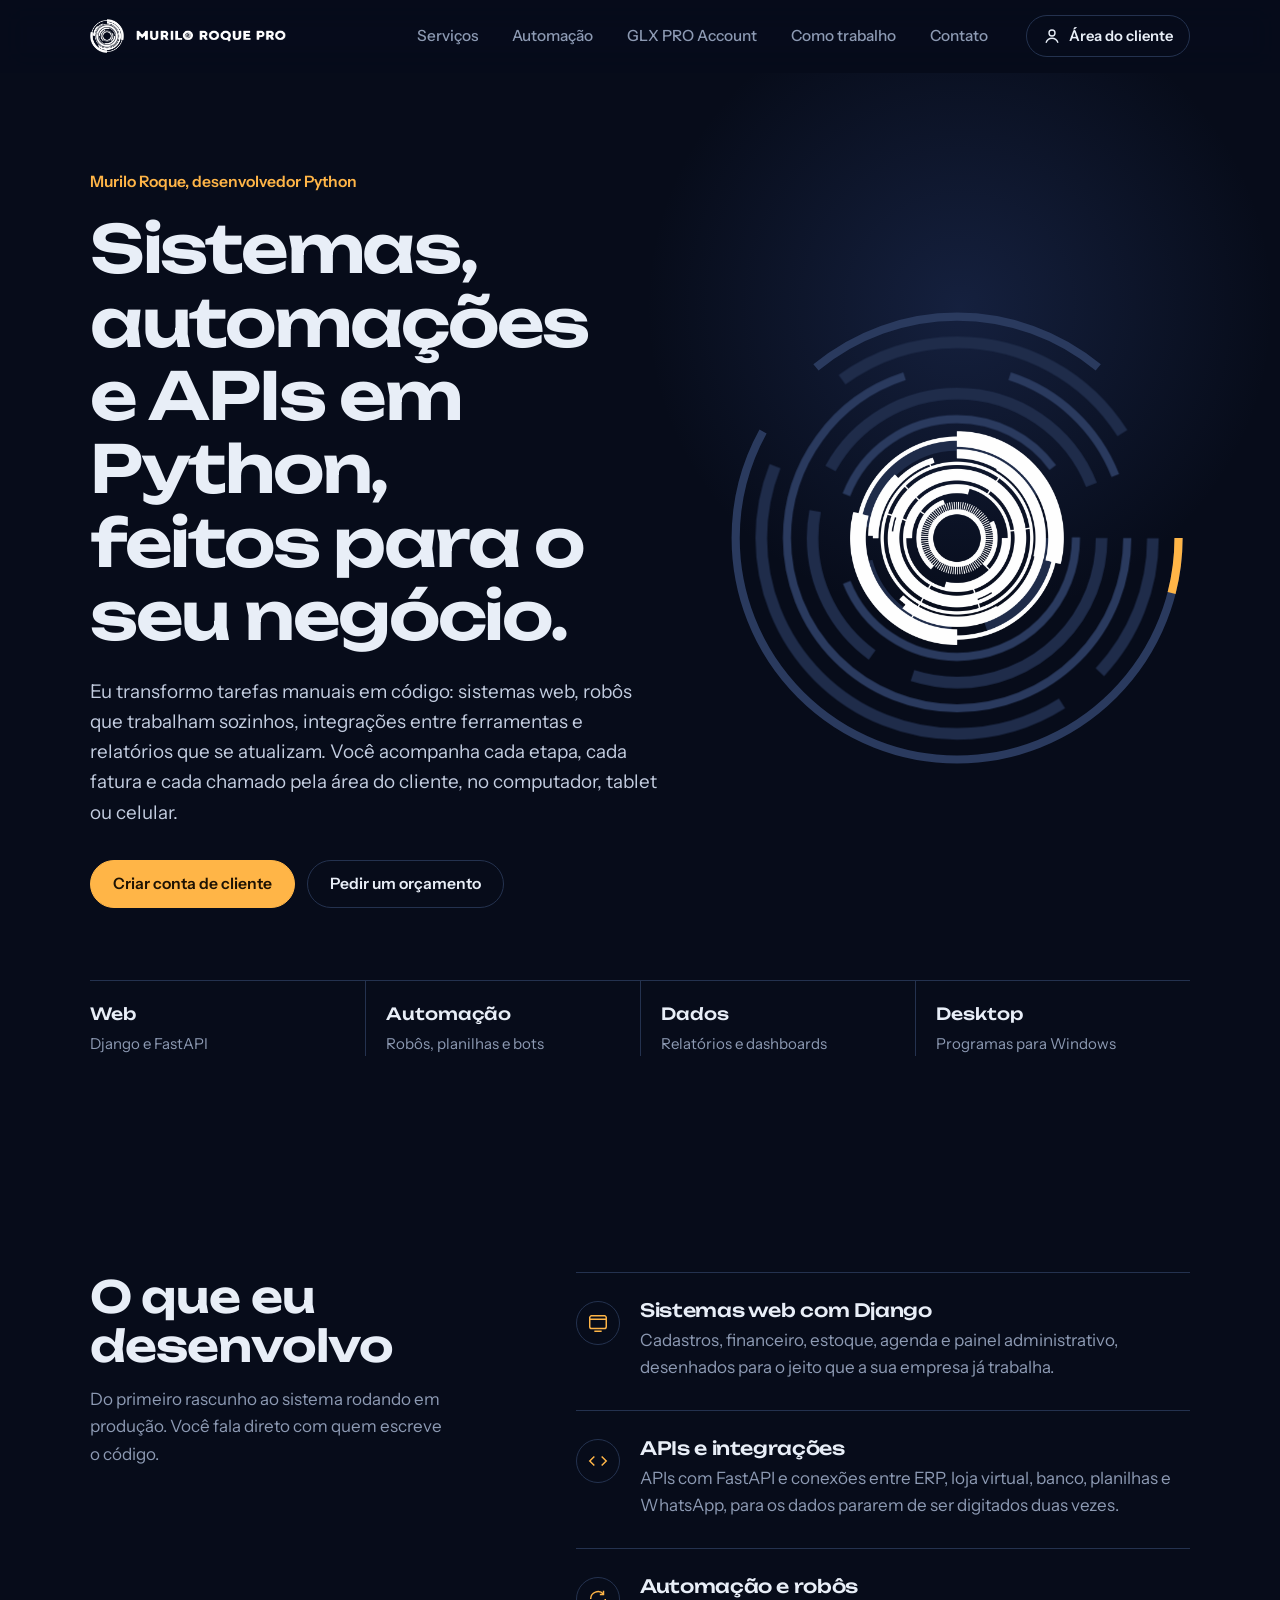
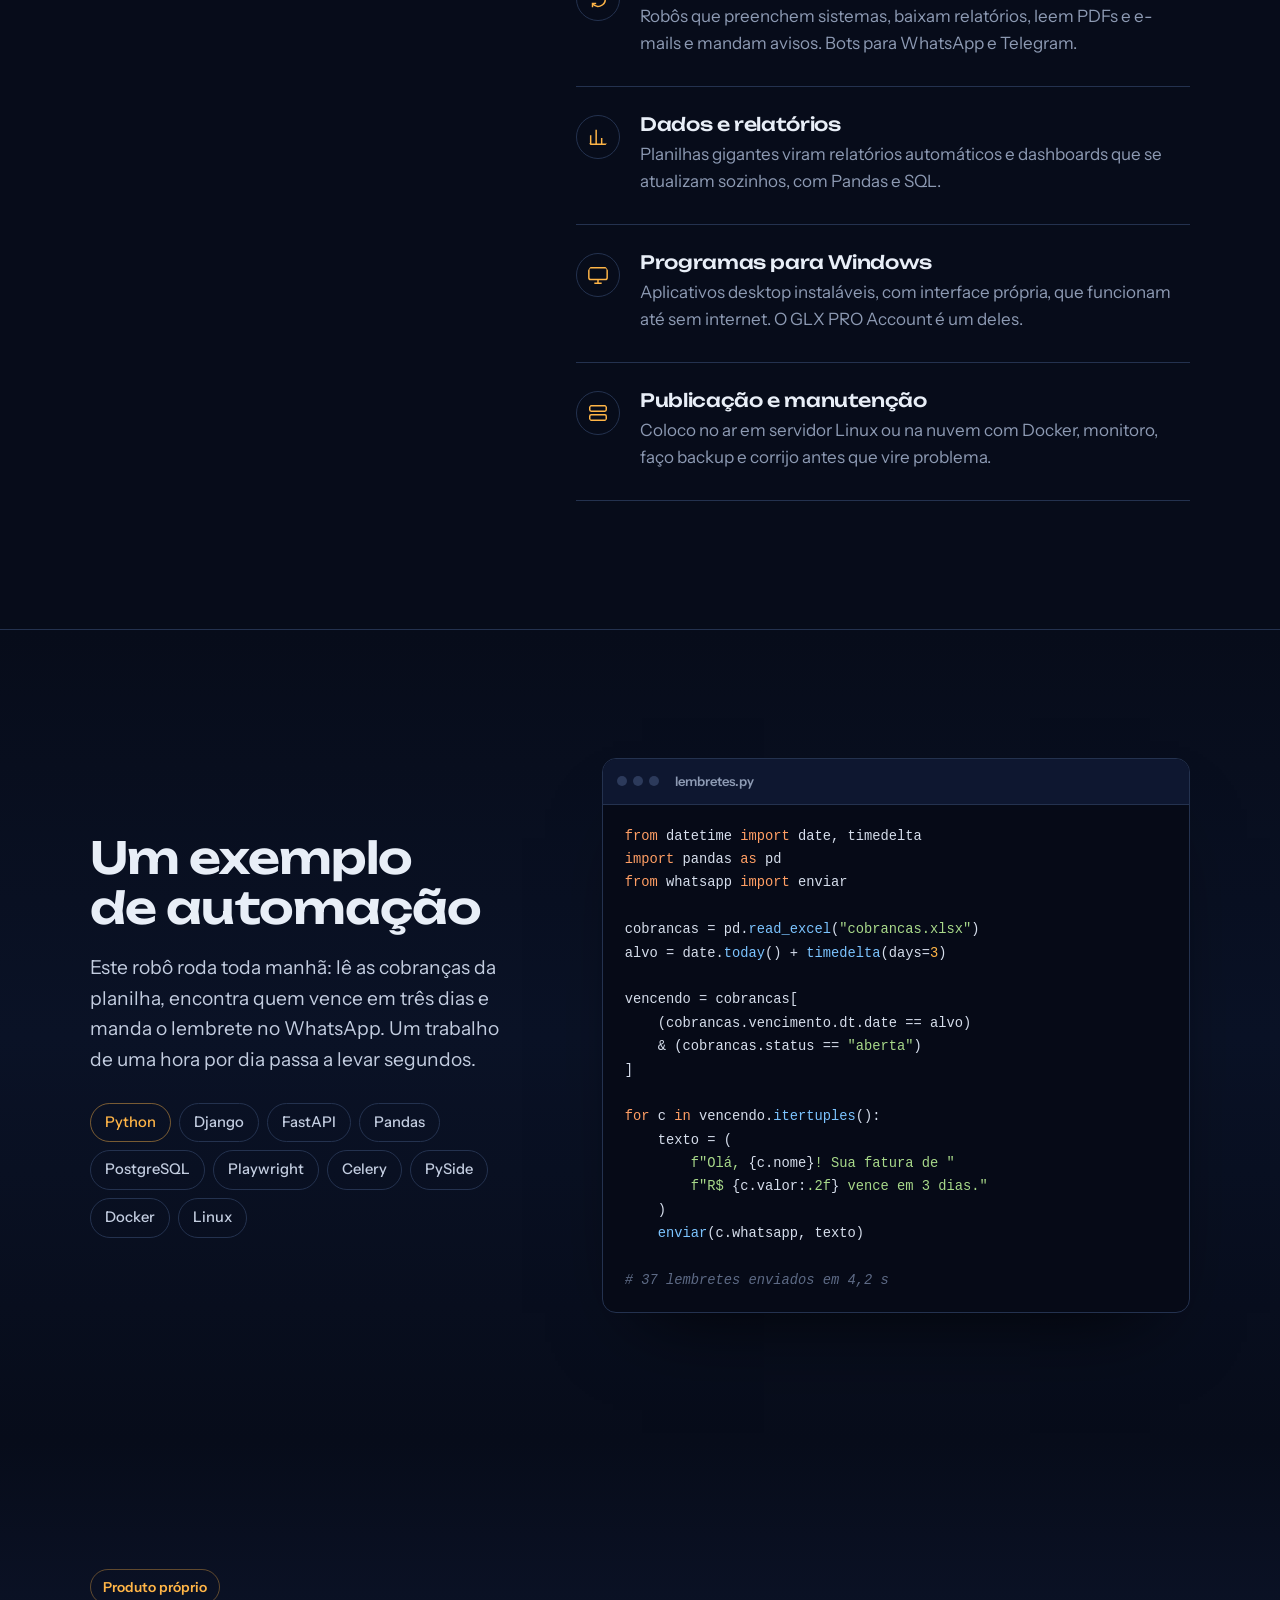
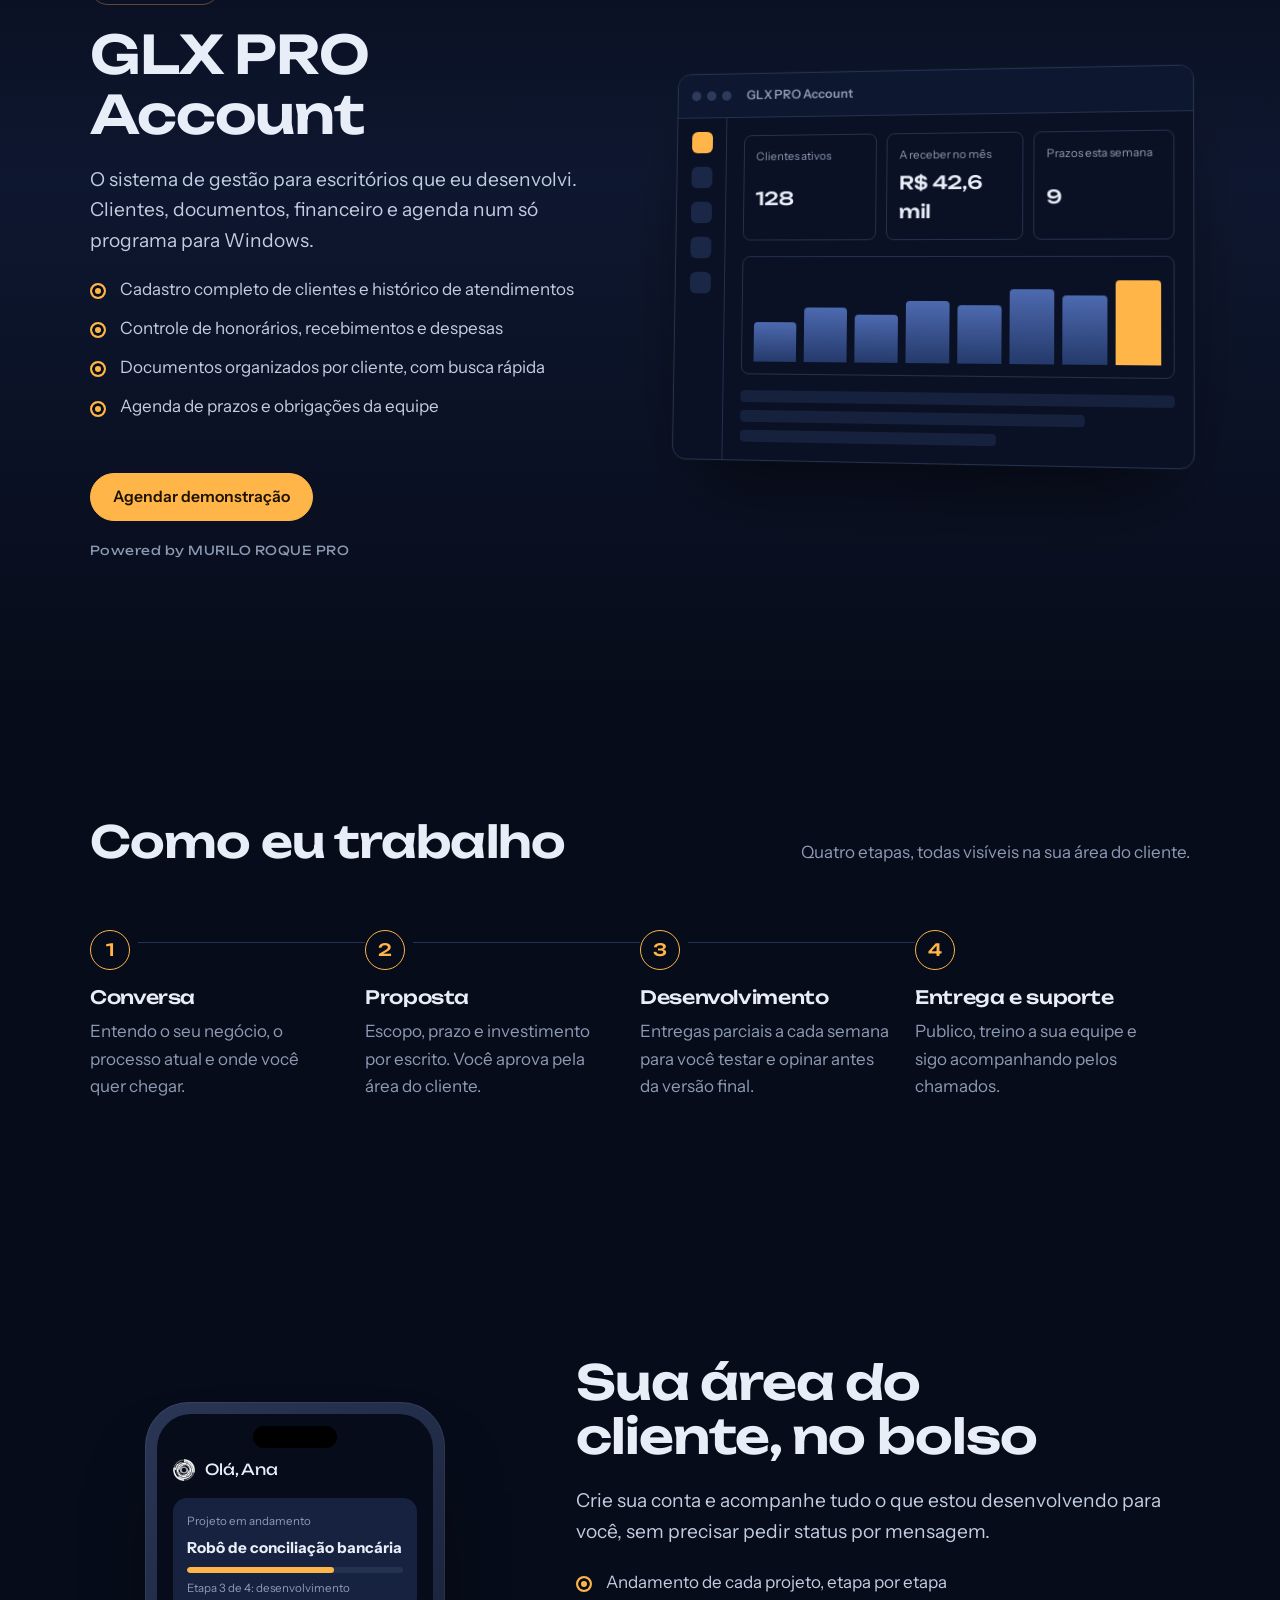
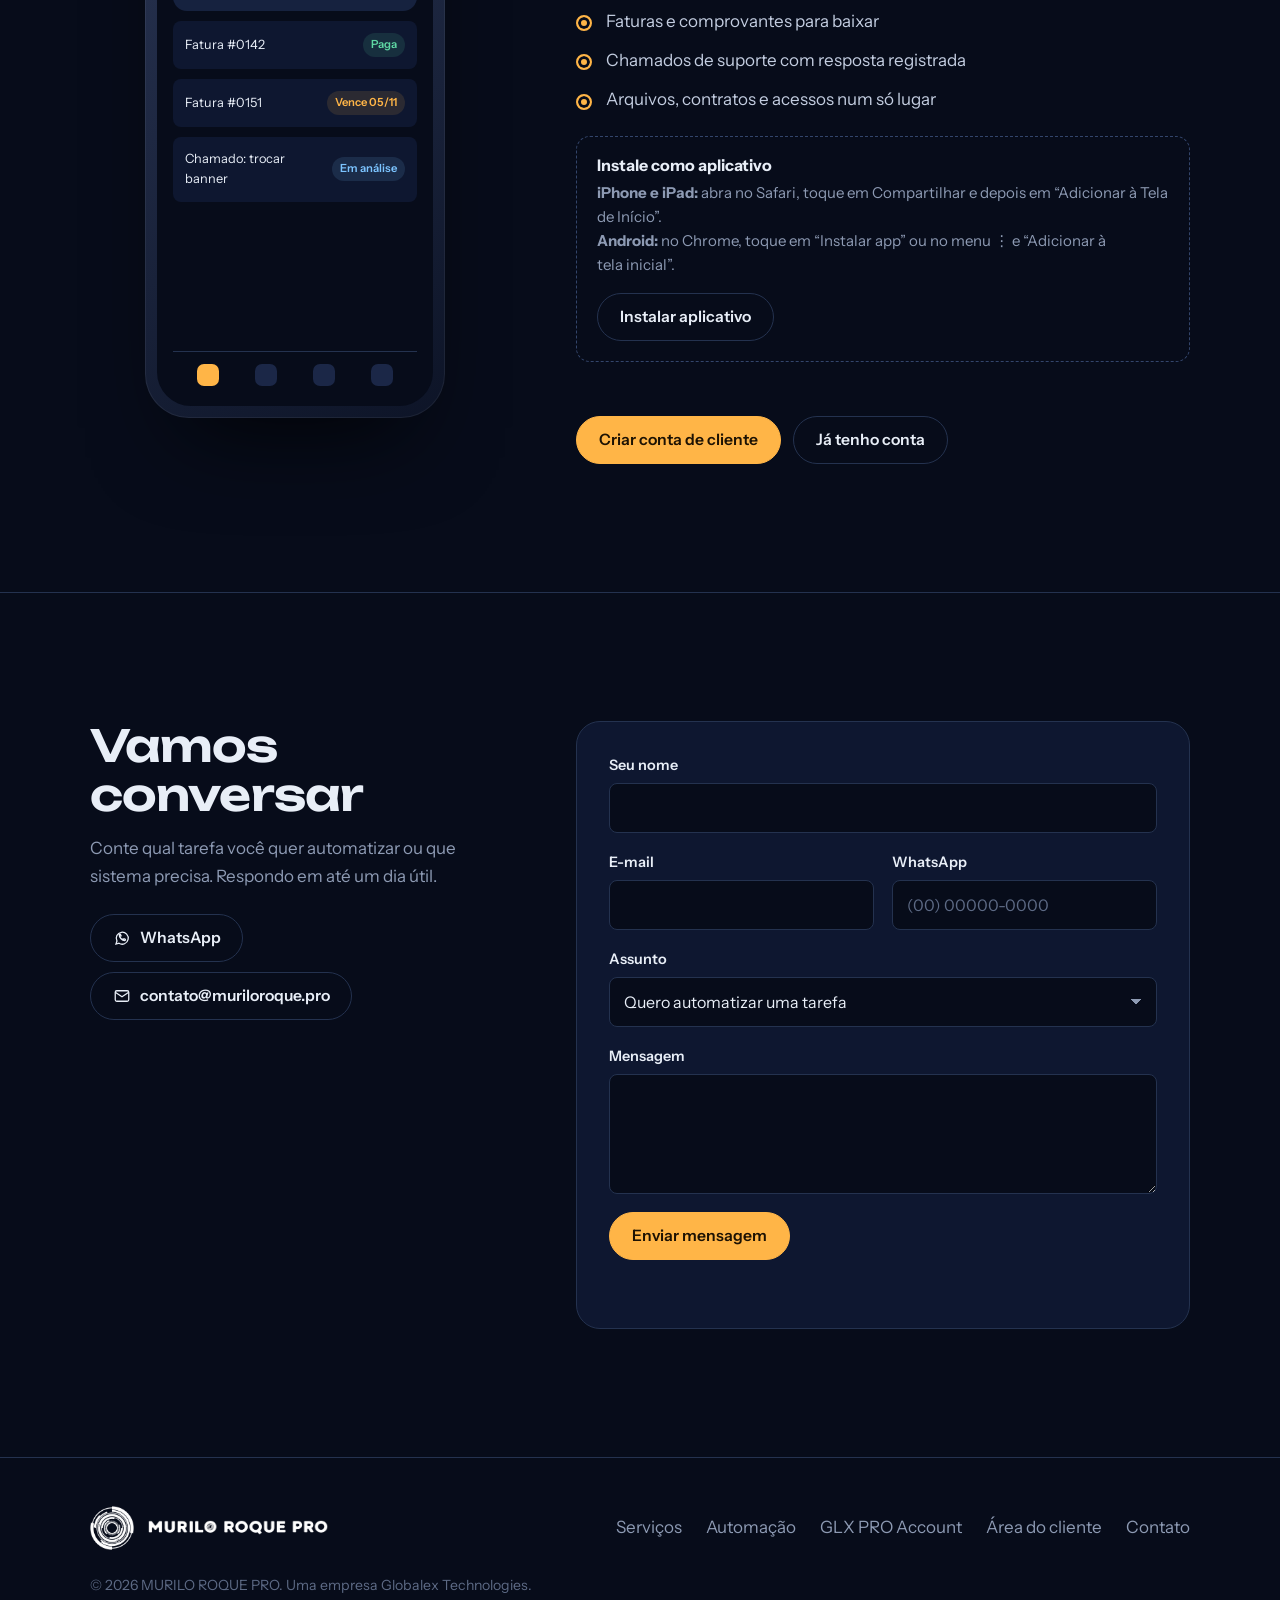
<file: site/index.html>
<!doctype html>
<html lang="pt-BR">
<head>
  <meta charset="utf-8">
  <meta name="viewport" content="width=device-width, initial-scale=1, viewport-fit=cover">
  <title>MURILO ROQUE PRO | Desenvolvedor Python</title>
  <meta name="description" content="Murilo Roque, desenvolvedor Python: sistemas web com Django, APIs com FastAPI, automações, robôs e relatórios sob medida. Acompanhe seus projetos pela área do cliente.">
  <meta name="theme-color" content="#070c1a">

  <!-- PWA / app iOS e Android -->
  <link rel="manifest" href="manifest.webmanifest">
  <meta name="apple-mobile-web-app-capable" content="yes">
  <meta name="mobile-web-app-capable" content="yes">
  <meta name="apple-mobile-web-app-status-bar-style" content="black-translucent">
  <meta name="apple-mobile-web-app-title" content="MR PRO">
  <link rel="apple-touch-icon" href="assets/img/icon-180.png">
  <link rel="icon" type="image/png" href="assets/img/icon-32.png">

  <meta property="og:title" content="MURILO ROQUE PRO">
  <meta property="og:description" content="Desenvolvedor Python: sistemas, automações e APIs sob medida.">
  <meta property="og:image" content="assets/img/icon-512.png">

  <link rel="preconnect" href="https://fonts.googleapis.com">
  <link rel="preconnect" href="https://fonts.gstatic.com" crossorigin>
  <link href="https://fonts.googleapis.com/css2?family=Instrument+Sans:wght@400;500;600;700&family=Unbounded:wght@400;500;600;700&display=swap" rel="stylesheet">
  <link rel="stylesheet" href="assets/css/base.css">
  <link rel="stylesheet" href="assets/css/site.css">
</head>
<body>
  <a class="sr-only" href="#conteudo">Pular para o conteúdo</a>

  <header class="topbar" id="topo">
    <div class="wrap topbar-in">
      <a class="brand" href="#topo" aria-label="MURILO ROQUE PRO, início">
        <img src="assets/img/emblem-white.png" alt="" width="34" height="34">
        <img class="brand-word" src="assets/img/wordmark-white.png" alt="MURILO ROQUE PRO" width="170" height="15">
      </a>
      <nav class="nav" id="menu" aria-label="Principal">
        <a href="#servicos">Serviços</a>
        <a href="#codigo">Automação</a>
        <a href="#glx">GLX PRO Account</a>
        <a href="#como-trabalhamos">Como trabalho</a>
        <a href="#contato">Contato</a>
        <a class="nav-mobile-only" href="acesso.html?modo=cadastro">Criar conta de cliente</a>
      </nav>
      <div class="topbar-actions">
        <a class="btn btn-ghost btn-sm" href="acesso.html">
          <svg viewBox="0 0 24 24" fill="none" stroke="currentColor" stroke-width="1.8" aria-hidden="true"><circle cx="12" cy="8" r="4"/><path d="M4 21c1.5-4 4.5-6 8-6s6.5 2 8 6"/></svg>
          <span>Área do cliente</span>
        </a>
        <button class="menu-btn" aria-controls="menu" aria-expanded="false" aria-label="Abrir menu">
          <span></span><span></span>
        </button>
      </div>
    </div>
  </header>

  <main id="conteudo">
    <!-- HERO -->
    <section class="hero">
      <div class="wrap hero-in">
        <div class="hero-copy">
          <p class="hero-kicker">Murilo Roque, desenvolvedor Python</p>
          <h1>Sistemas, automações e APIs em Python, feitos para o seu negócio.</h1>
          <p class="hero-lead">Eu transformo tarefas manuais em código: sistemas web, robôs que trabalham sozinhos, integrações entre ferramentas e relatórios que se atualizam. Você acompanha cada etapa, cada fatura e cada chamado pela área do cliente, no computador, tablet ou celular.</p>
          <div class="hero-cta">
            <a class="btn btn-signal" href="acesso.html?modo=cadastro">Criar conta de cliente</a>
            <a class="btn btn-ghost" href="#contato">Pedir um orçamento</a>
          </div>
        </div>

        <div class="aperture" aria-hidden="true">
          <svg viewBox="0 0 400 400" class="rings">
            <g class="ring r1"><circle cx="200" cy="200" r="190" pathLength="100" stroke-dasharray="58 6 22 14"/></g>
            <g class="ring r2"><circle cx="200" cy="200" r="168" pathLength="100" stroke-dasharray="12 4 40 9 26 9"/></g>
            <g class="ring r3"><circle cx="200" cy="200" r="146" pathLength="100" stroke-dasharray="70 10 14 6"/></g>
            <g class="ring r4"><circle cx="200" cy="200" r="124" pathLength="100" stroke-dasharray="30 5 18 5 36 6"/></g>
            <g class="ring r5"><circle cx="200" cy="200" r="102" pathLength="100" stroke-dasharray="44 12 34 10"/></g>
            <g class="ring r6"><circle cx="200" cy="200" r="80"  pathLength="100" stroke-dasharray="20 6 20 6 40 8"/></g>
            <g class="ring signal"><circle cx="200" cy="200" r="190" pathLength="100" stroke-dasharray="4 96"/></g>
          </svg>
          <img class="aperture-core" src="assets/img/emblem-hero.png" alt="" width="360" height="360">
        </div>
      </div>

      <div class="wrap">
        <ul class="hero-facts">
          <li><strong>Web</strong><span>Django e FastAPI</span></li>
          <li><strong>Automação</strong><span>Robôs, planilhas e bots</span></li>
          <li><strong>Dados</strong><span>Relatórios e dashboards</span></li>
          <li><strong>Desktop</strong><span>Programas para Windows</span></li>
        </ul>
      </div>
    </section>

    <!-- SERVIÇOS -->
    <section class="section" id="servicos">
      <div class="wrap split">
        <div class="split-head">
          <h2>O que eu desenvolvo</h2>
          <p class="muted">Do primeiro rascunho ao sistema rodando em produção. Você fala direto com quem escreve o código.</p>
        </div>
        <ul class="service-list">
          <li>
            <svg viewBox="0 0 24 24" fill="none" stroke="currentColor" stroke-width="1.6" aria-hidden="true"><rect x="3" y="4" width="18" height="14" rx="2"/><path d="M3 8h18M8 21h8"/></svg>
            <div><h3>Sistemas web com Django</h3><p>Cadastros, financeiro, estoque, agenda e painel administrativo, desenhados para o jeito que a sua empresa já trabalha.</p></div>
          </li>
          <li>
            <svg viewBox="0 0 24 24" fill="none" stroke="currentColor" stroke-width="1.6" aria-hidden="true"><path d="m8 7-5 5 5 5M16 7l5 5-5 5"/></svg>
            <div><h3>APIs e integrações</h3><p>APIs com FastAPI e conexões entre ERP, loja virtual, banco, planilhas e WhatsApp, para os dados pararem de ser digitados duas vezes.</p></div>
          </li>
          <li>
            <svg viewBox="0 0 24 24" fill="none" stroke="currentColor" stroke-width="1.6" aria-hidden="true"><path d="M4 12a8 8 0 0 1 14-5.3M20 12a8 8 0 0 1-14 5.3"/><path d="M18 3v4h-4M6 21v-4h4"/></svg>
            <div><h3>Automação e robôs</h3><p>Robôs que preenchem sistemas, baixam relatórios, leem PDFs e e-mails e mandam avisos. Bots para WhatsApp e Telegram.</p></div>
          </li>
          <li>
            <svg viewBox="0 0 24 24" fill="none" stroke="currentColor" stroke-width="1.6" aria-hidden="true"><path d="M4 20V10M10 20V4M16 20v-7M22 20H2"/></svg>
            <div><h3>Dados e relatórios</h3><p>Planilhas gigantes viram relatórios automáticos e dashboards que se atualizam sozinhos, com Pandas e SQL.</p></div>
          </li>
          <li>
            <svg viewBox="0 0 24 24" fill="none" stroke="currentColor" stroke-width="1.6" aria-hidden="true"><rect x="2" y="4" width="20" height="13" rx="2"/><path d="M8 21h8M12 17v4"/></svg>
            <div><h3>Programas para Windows</h3><p>Aplicativos desktop instaláveis, com interface própria, que funcionam até sem internet. O GLX PRO Account é um deles.</p></div>
          </li>
          <li>
            <svg viewBox="0 0 24 24" fill="none" stroke="currentColor" stroke-width="1.6" aria-hidden="true"><rect x="3" y="4" width="18" height="6" rx="1.5"/><rect x="3" y="14" width="18" height="6" rx="1.5"/><path d="M7 7h.01M7 17h.01"/></svg>
            <div><h3>Publicação e manutenção</h3><p>Coloco no ar em servidor Linux ou na nuvem com Docker, monitoro, faço backup e corrijo antes que vire problema.</p></div>
          </li>
        </ul>
      </div>
    </section>

    <!-- CÓDIGO -->
    <section class="section code-sec" id="codigo">
      <div class="wrap code-in">
        <div class="code-copy">
          <h2>Um exemplo de automação</h2>
          <p class="lead">Este robô roda toda manhã: lê as cobranças da planilha, encontra quem vence em três dias e manda o lembrete no WhatsApp. Um trabalho de uma hora por dia passa a levar segundos.</p>
          <ul class="stack" aria-label="Ferramentas que uso">
            <li>Python</li><li>Django</li><li>FastAPI</li><li>Pandas</li><li>PostgreSQL</li><li>Playwright</li><li>Celery</li><li>PySide</li><li>Docker</li><li>Linux</li>
          </ul>
        </div>
        <figure class="code-win">
          <figcaption><span></span><span></span><span></span><b>lembretes.py</b></figcaption>
<pre><code><span class="k">from</span> datetime <span class="k">import</span> date, timedelta
<span class="k">import</span> pandas <span class="k">as</span> pd
<span class="k">from</span> whatsapp <span class="k">import</span> enviar

cobrancas = pd.<span class="f">read_excel</span>(<span class="s">"cobrancas.xlsx"</span>)
alvo = date.<span class="f">today</span>() + <span class="f">timedelta</span>(days=<span class="n">3</span>)

vencendo = cobrancas[
    (cobrancas.vencimento.dt.date == alvo)
    &amp; (cobrancas.status == <span class="s">"aberta"</span>)
]

<span class="k">for</span> c <span class="k">in</span> vencendo.<span class="f">itertuples</span>():
    texto = (
        <span class="s">f"Olá, </span>{c.nome}<span class="s">! Sua fatura de "</span>
        <span class="s">f"R$ </span>{c.valor:<span class="s">.2f</span>}<span class="s"> vence em 3 dias."</span>
    )
    <span class="f">enviar</span>(c.whatsapp, texto)

<span class="c"># 37 lembretes enviados em 4,2 s</span></code></pre>
        </figure>
      </div>
    </section>

    <!-- GLX PRO ACCOUNT -->
    <section class="section glx" id="glx">
      <div class="wrap glx-in">
        <div class="glx-copy">
          <p class="tag">Produto próprio</p>
          <h2>GLX PRO Account</h2>
          <p class="lead">O sistema de gestão para escritórios que eu desenvolvi. Clientes, documentos, financeiro e agenda num só programa para Windows.</p>
          <ul class="ticks">
            <li>Cadastro completo de clientes e histórico de atendimentos</li>
            <li>Controle de honorários, recebimentos e despesas</li>
            <li>Documentos organizados por cliente, com busca rápida</li>
            <li>Agenda de prazos e obrigações da equipe</li>
          </ul>
          <div class="hero-cta">
            <a class="btn btn-signal" href="#contato" data-assunto="Quero conhecer o GLX PRO Account">Agendar demonstração</a>
          </div>
          <p class="powered">Powered by MURILO ROQUE PRO</p>
        </div>
        <div class="glx-screen" aria-hidden="true">
          <div class="win">
            <div class="win-bar"><span></span><span></span><span></span><b>GLX PRO Account</b></div>
            <div class="win-body">
              <div class="win-side"><i class="on"></i><i></i><i></i><i></i><i></i></div>
              <div class="win-main">
                <div class="win-kpis">
                  <div><small>Clientes ativos</small><strong>128</strong></div>
                  <div><small>A receber no mês</small><strong>R$ 42,6 mil</strong></div>
                  <div><small>Prazos esta semana</small><strong>9</strong></div>
                </div>
                <div class="win-chart">
                  <span style="--h:42%"></span><span style="--h:58%"></span><span style="--h:51%"></span><span style="--h:66%"></span><span style="--h:61%"></span><span style="--h:78%"></span><span style="--h:72%"></span><span style="--h:88%"></span>
                </div>
                <div class="win-rows"><i></i><i></i><i></i></div>
              </div>
            </div>
          </div>
        </div>
      </div>
    </section>

    <!-- PROCESSO -->
    <section class="section" id="como-trabalhamos">
      <div class="wrap">
        <div class="section-head">
          <h2>Como eu trabalho</h2>
          <p class="muted">Quatro etapas, todas visíveis na sua área do cliente.</p>
        </div>
        <ol class="steps">
          <li><span class="step-n">1</span><h3>Conversa</h3><p>Entendo o seu negócio, o processo atual e onde você quer chegar.</p></li>
          <li><span class="step-n">2</span><h3>Proposta</h3><p>Escopo, prazo e investimento por escrito. Você aprova pela área do cliente.</p></li>
          <li><span class="step-n">3</span><h3>Desenvolvimento</h3><p>Entregas parciais a cada semana para você testar e opinar antes da versão final.</p></li>
          <li><span class="step-n">4</span><h3>Entrega e suporte</h3><p>Publico, treino a sua equipe e sigo acompanhando pelos chamados.</p></li>
        </ol>
      </div>
    </section>

    <!-- ÁREA DO CLIENTE -->
    <section class="section portal" id="area-do-cliente">
      <div class="wrap portal-in">
        <div class="phone" aria-hidden="true">
          <div class="phone-screen">
            <div class="ph-top"><img src="assets/img/emblem-white.png" alt="" width="22" height="22"><span>Olá, Ana</span></div>
            <div class="ph-card">
              <small>Projeto em andamento</small>
              <strong>Robô de conciliação bancária</strong>
              <div class="ph-bar"><i style="width:68%"></i></div>
              <small>Etapa 3 de 4: desenvolvimento</small>
            </div>
            <div class="ph-row"><span>Fatura #0142</span><b class="ok">Paga</b></div>
            <div class="ph-row"><span>Fatura #0151</span><b class="due">Vence 05/11</b></div>
            <div class="ph-row"><span>Chamado: trocar banner</span><b class="info">Em análise</b></div>
            <div class="ph-tabs"><i class="on"></i><i></i><i></i><i></i></div>
          </div>
        </div>
        <div class="portal-copy">
          <h2>Sua área do cliente, no bolso</h2>
          <p class="lead">Crie sua conta e acompanhe tudo o que estou desenvolvendo para você, sem precisar pedir status por mensagem.</p>
          <ul class="ticks">
            <li>Andamento de cada projeto, etapa por etapa</li>
            <li>Faturas e comprovantes para baixar</li>
            <li>Chamados de suporte com resposta registrada</li>
            <li>Arquivos, contratos e acessos num só lugar</li>
          </ul>
          <div class="install">
            <div>
              <h3>Instale como aplicativo</h3>
              <p class="muted"><b>iPhone e iPad:</b> abra no Safari, toque em Compartilhar e depois em “Adicionar à Tela de Início”.<br><b>Android:</b> no Chrome, toque em “Instalar app” ou no menu ⋮ e “Adicionar à tela inicial”.</p>
            </div>
            <button class="btn btn-ghost" id="instalar" hidden>Instalar aplicativo</button>
          </div>
          <div class="hero-cta">
            <a class="btn btn-signal" href="acesso.html?modo=cadastro">Criar conta de cliente</a>
            <a class="btn btn-ghost" href="acesso.html">Já tenho conta</a>
          </div>
        </div>
      </div>
    </section>

    <!-- CONTATO -->
    <section class="section contact" id="contato">
      <div class="wrap split">
        <div class="split-head">
          <h2>Vamos conversar</h2>
          <p class="muted">Conte qual tarefa você quer automatizar ou que sistema precisa. Respondo em até um dia útil.</p>
          <div class="contact-links">
            <a href="https://wa.me/5500000000000" target="_blank" rel="noopener" class="btn btn-ghost">
              <svg viewBox="0 0 24 24" fill="none" stroke="currentColor" stroke-width="1.7" aria-hidden="true"><path d="M4 20l1.3-3.9A8 8 0 1 1 8 19z"/><path d="M9 9.5c.3 2 2.5 4.2 4.5 4.5l1.2-1.1 1.8.8-.3 1.6c-3.8.5-8.3-4-7.8-7.8l1.6-.3.8 1.8z"/></svg>
              WhatsApp
            </a>
            <a href="mailto:contato@muriloroque.pro" class="btn btn-ghost">
              <svg viewBox="0 0 24 24" fill="none" stroke="currentColor" stroke-width="1.7" aria-hidden="true"><rect x="3" y="5" width="18" height="14" rx="2"/><path d="m3 7 9 6 9-6"/></svg>
              contato@muriloroque.pro
            </a>
          </div>
        </div>
        <form class="contact-form" id="form-contato" novalidate>
          <div class="field"><label for="c-nome">Seu nome</label><input class="input" id="c-nome" name="nome" autocomplete="name" required></div>
          <div class="grid-2">
            <div class="field"><label for="c-email">E-mail</label><input class="input" id="c-email" name="email" type="email" autocomplete="email" inputmode="email" required></div>
            <div class="field"><label for="c-tel">WhatsApp</label><input class="input" id="c-tel" name="telefone" type="tel" autocomplete="tel" inputmode="tel" placeholder="(00) 00000-0000"></div>
          </div>
          <div class="field">
            <label for="c-assunto">Assunto</label>
            <select class="input" id="c-assunto" name="assunto">
              <option>Quero automatizar uma tarefa</option>
              <option>Quero um sistema web</option>
              <option>Quero uma API ou integração</option>
              <option>Quero relatórios ou dashboards</option>
              <option>Quero um programa para Windows</option>
              <option>Quero conhecer o GLX PRO Account</option>
              <option>Manutenção de um sistema Python existente</option>
              <option>Outro assunto</option>
            </select>
          </div>
          <div class="field"><label for="c-msg">Mensagem</label><textarea class="input" id="c-msg" name="mensagem" required></textarea></div>
          <button class="btn btn-signal" type="submit">Enviar mensagem</button>
          <p class="form-note" role="status" aria-live="polite"></p>
        </form>
      </div>
    </section>
  </main>

  <footer class="footer">
    <div class="wrap footer-in">
      <div class="footer-brand">
        <img src="assets/img/emblem-white.png" alt="" width="44" height="44">
        <img src="assets/img/wordmark-white.png" alt="MURILO ROQUE PRO" width="200" height="17">
      </div>
      <nav class="footer-nav" aria-label="Rodapé">
        <a href="#servicos">Serviços</a>
        <a href="#codigo">Automação</a>
        <a href="#glx">GLX PRO Account</a>
        <a href="acesso.html">Área do cliente</a>
        <a href="#contato">Contato</a>
      </nav>
      <p class="footer-copy">© <span id="ano">2026</span> MURILO ROQUE PRO. Uma empresa Globalex Technologies.</p>
    </div>
  </footer>

  <script src="assets/js/site.js" defer></script>
  <script src="assets/js/pwa.js" defer></script>
</body>
</html>
</file>
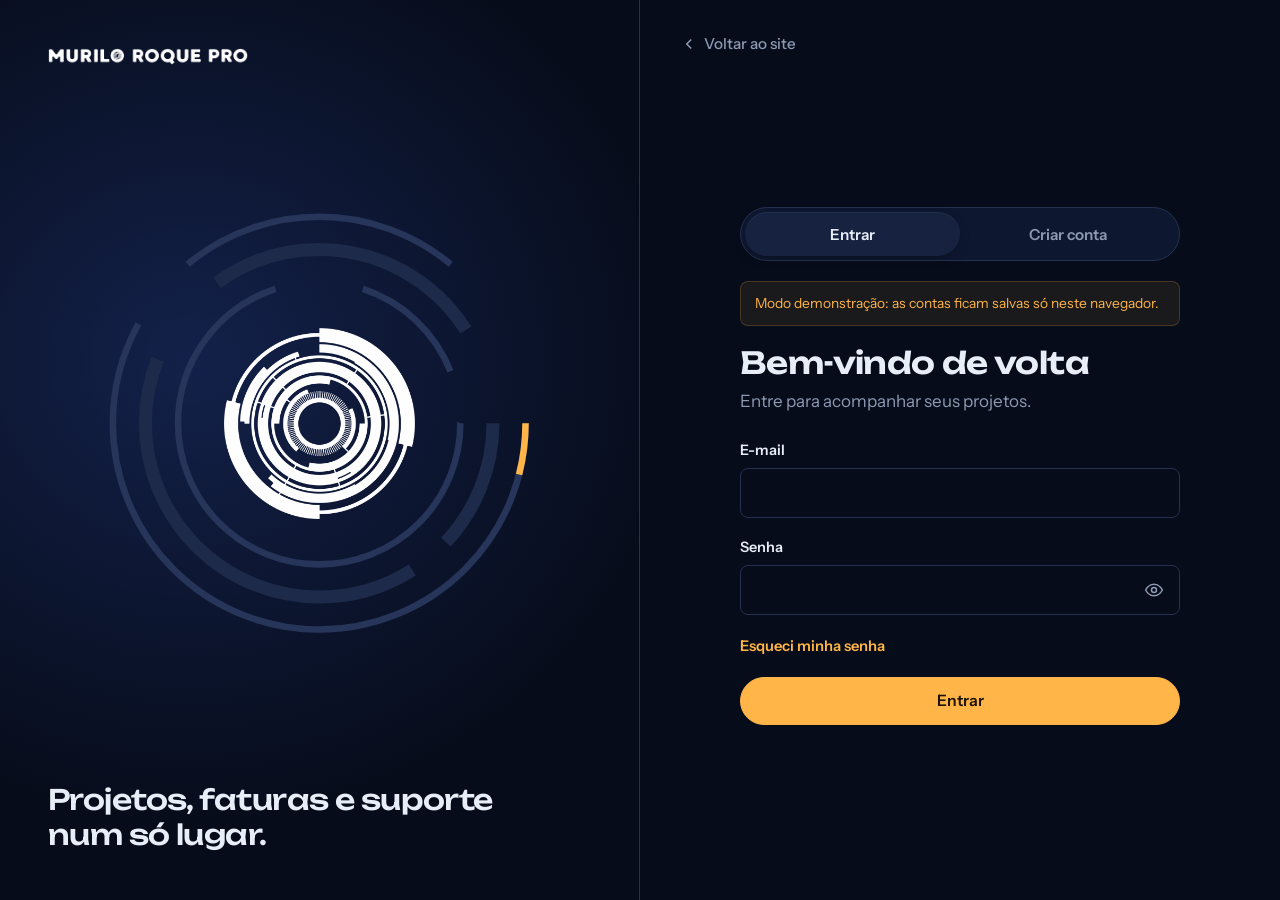
<file: site/acesso.html>
<!doctype html>
<html lang="pt-BR">
<head>
  <meta charset="utf-8">
  <meta name="viewport" content="width=device-width, initial-scale=1, viewport-fit=cover">
  <title>Área do cliente | MURILO ROQUE PRO</title>
  <meta name="description" content="Entre ou crie sua conta na área do cliente MURILO ROQUE PRO.">
  <meta name="theme-color" content="#070c1a">
  <meta name="robots" content="noindex">
  <link rel="manifest" href="manifest.webmanifest">
  <meta name="apple-mobile-web-app-capable" content="yes">
  <meta name="mobile-web-app-capable" content="yes">
  <meta name="apple-mobile-web-app-status-bar-style" content="black-translucent">
  <meta name="apple-mobile-web-app-title" content="MR PRO">
  <link rel="apple-touch-icon" href="assets/img/icon-180.png">
  <link rel="icon" type="image/png" href="assets/img/icon-32.png">
  <link rel="preconnect" href="https://fonts.googleapis.com">
  <link rel="preconnect" href="https://fonts.gstatic.com" crossorigin>
  <link href="https://fonts.googleapis.com/css2?family=Instrument+Sans:wght@400;500;600;700&family=Unbounded:wght@400;500;600;700&display=swap" rel="stylesheet">
  <link rel="stylesheet" href="assets/css/base.css">
  <link rel="stylesheet" href="assets/css/app.css">
</head>
<body class="auth-body">
  <div class="auth">
    <aside class="auth-side" aria-hidden="true">
      <a href="index.html" class="auth-logo" tabindex="-1"><img src="assets/img/wordmark-white.png" alt="" width="200" height="17"></a>
      <div class="auth-rings">
        <svg viewBox="0 0 400 400">
          <circle cx="200" cy="200" r="190" pathLength="100" stroke-dasharray="58 6 22 14"/>
          <circle cx="200" cy="200" r="160" pathLength="100" stroke-dasharray="12 4 40 9 26 9" class="thick"/>
          <circle cx="200" cy="200" r="130" pathLength="100" stroke-dasharray="70 10 14 6"/>
          <circle cx="200" cy="200" r="190" pathLength="100" stroke-dasharray="4 96" class="sig"/>
        </svg>
        <img src="assets/img/emblem-hero.png" alt="">
      </div>
      <p class="auth-quote">Projetos, faturas e suporte num só lugar.</p>
    </aside>

    <main class="auth-main">
      <a href="index.html" class="auth-back">
        <svg viewBox="0 0 24 24" fill="none" stroke="currentColor" stroke-width="2" aria-hidden="true"><path d="m15 18-6-6 6-6"/></svg>
        Voltar ao site
      </a>

      <div class="auth-card">
        <img class="auth-mark" src="assets/img/emblem-white.png" alt="MURILO ROQUE PRO" width="56" height="56">

        <div class="seg" role="tablist" aria-label="Acesso">
          <button role="tab" id="tab-entrar" aria-controls="painel-entrar" aria-selected="true">Entrar</button>
          <button role="tab" id="tab-cadastro" aria-controls="painel-cadastro" aria-selected="false">Criar conta</button>
        </div>

        <div class="demo-note" id="demo-note" hidden>Modo demonstração: as contas ficam salvas só neste navegador.</div>

        <!-- ENTRAR -->
        <section id="painel-entrar" role="tabpanel" aria-labelledby="tab-entrar">
          <h1>Bem-vindo de volta</h1>
          <p class="muted sub">Entre para acompanhar seus projetos.</p>
          <form id="form-entrar" class="form" novalidate>
            <div class="field"><label for="l-email">E-mail</label><input class="input" id="l-email" type="email" autocomplete="username" inputmode="email" required></div>
            <div class="field">
              <label for="l-senha">Senha</label>
              <div class="pw"><input class="input" id="l-senha" type="password" autocomplete="current-password" required><button type="button" class="pw-toggle" aria-label="Mostrar senha"><svg viewBox="0 0 24 24" fill="none" stroke="currentColor" stroke-width="1.8"><path d="M2 12s3.5-7 10-7 10 7 10 7-3.5 7-10 7S2 12 2 12z"/><circle cx="12" cy="12" r="3"/></svg></button></div>
            </div>
            <button type="button" class="link" data-ir="recuperar">Esqueci minha senha</button>
            <p class="form-error" role="alert"></p>
            <button class="btn btn-signal btn-block" type="submit">Entrar</button>
          </form>
        </section>

        <!-- CADASTRO -->
        <section id="painel-cadastro" role="tabpanel" aria-labelledby="tab-cadastro" hidden>
          <h1>Crie sua conta de cliente</h1>
          <p class="muted sub">Leva menos de um minuto.</p>
          <form id="form-cadastro" class="form" novalidate>
            <div class="field"><label for="r-nome">Nome completo</label><input class="input" id="r-nome" autocomplete="name" required></div>
            <div class="field"><label for="r-email">E-mail</label><input class="input" id="r-email" type="email" autocomplete="email" inputmode="email" required></div>
            <div class="grid-2">
              <div class="field"><label for="r-tel">WhatsApp</label><input class="input" id="r-tel" type="tel" autocomplete="tel" inputmode="tel" placeholder="(00) 00000-0000" required></div>
              <div class="field"><label for="r-doc">CPF ou CNPJ <span class="opt">opcional</span></label><input class="input" id="r-doc" inputmode="numeric" autocomplete="off"></div>
            </div>
            <div class="field"><label for="r-empresa">Empresa <span class="opt">opcional</span></label><input class="input" id="r-empresa" autocomplete="organization"></div>
            <div class="field">
              <label for="r-senha">Crie uma senha</label>
              <div class="pw"><input class="input" id="r-senha" type="password" autocomplete="new-password" minlength="8" required aria-describedby="r-senha-hint"><button type="button" class="pw-toggle" aria-label="Mostrar senha"><svg viewBox="0 0 24 24" fill="none" stroke="currentColor" stroke-width="1.8"><path d="M2 12s3.5-7 10-7 10 7 10 7-3.5 7-10 7S2 12 2 12z"/><circle cx="12" cy="12" r="3"/></svg></button></div>
              <div class="meter" aria-hidden="true"><i></i><i></i><i></i><i></i></div>
              <span class="hint" id="r-senha-hint">Mínimo de 8 caracteres. Misture letras, números e símbolos.</span>
            </div>
            <label class="check"><input type="checkbox" id="r-termos" required> <span>Li e aceito os <a href="#" id="ver-termos">termos de uso e a política de privacidade</a>.</span></label>
            <p class="form-error" role="alert"></p>
            <button class="btn btn-signal btn-block" type="submit">Criar conta</button>
          </form>
        </section>

        <!-- CONFIRMAR E-MAIL (código enviado pelo Cognito) -->
        <section id="painel-confirmar" hidden>
          <h1>Confirme seu e-mail</h1>
          <p class="muted sub">Enviamos um código de 6 dígitos para <b id="conf-email"></b>. Confira também a caixa de spam.</p>
          <form id="form-confirmar" class="form" novalidate>
            <div class="field"><label for="c-codigo">Código</label><input class="input code" id="c-codigo" inputmode="numeric" autocomplete="one-time-code" maxlength="6" pattern="[0-9]*" required></div>
            <p class="form-error" role="alert"></p>
            <p class="form-ok" role="status"></p>
            <button class="btn btn-signal btn-block" type="submit">Confirmar e entrar</button>
            <div class="links-row">
              <button type="button" class="link" id="reenviar">Reenviar código</button>
              <button type="button" class="link" data-ir="entrar">Voltar para entrar</button>
            </div>
          </form>
        </section>

        <!-- RECUPERAR SENHA (código por e-mail) -->
        <section id="painel-recuperar" hidden>
          <h1>Recuperar senha</h1>
          <p class="muted sub" id="rec-sub">Informe seu e-mail e enviaremos um código para criar uma nova senha.</p>
          <form id="form-recuperar" class="form" novalidate>
            <div class="field"><label for="f-email">E-mail</label><input class="input" id="f-email" type="email" autocomplete="email" inputmode="email" required></div>
            <p class="form-error" role="alert"></p>
            <p class="form-ok" role="status"></p>
            <button class="btn btn-signal btn-block" type="submit">Enviar código</button>
            <button type="button" class="link" data-ir="entrar">Voltar para entrar</button>
          </form>
          <form id="form-redefinir" class="form" novalidate hidden>
            <div class="field"><label for="rd-codigo">Código recebido por e-mail</label><input class="input code" id="rd-codigo" inputmode="numeric" autocomplete="one-time-code" maxlength="6" required></div>
            <div class="field">
              <label for="rd-senha">Nova senha</label>
              <div class="pw"><input class="input" id="rd-senha" type="password" autocomplete="new-password" minlength="8" required><button type="button" class="pw-toggle" aria-label="Mostrar senha"><svg viewBox="0 0 24 24" fill="none" stroke="currentColor" stroke-width="1.8"><path d="M2 12s3.5-7 10-7 10 7 10 7-3.5 7-10 7S2 12 2 12z"/><circle cx="12" cy="12" r="3"/></svg></button></div>
              <span class="hint">Mínimo de 8 caracteres.</span>
            </div>
            <p class="form-error" role="alert"></p>
            <button class="btn btn-signal btn-block" type="submit">Salvar nova senha e entrar</button>
            <button type="button" class="link" data-ir="entrar">Voltar para entrar</button>
          </form>
        </section>
      </div>
    </main>
  </div>

  <dialog id="termos" class="sheet">
    <form method="dialog">
      <h2>Termos de uso e privacidade</h2>
      <p>Usamos seus dados de cadastro (nome, e-mail, WhatsApp, empresa e documento) apenas para identificar você, prestar os serviços contratados, emitir cobranças e responder chamados. Não vendemos nem compartilhamos seus dados com terceiros, exceto quando necessário para a prestação do serviço ou por obrigação legal, conforme a LGPD.</p>
      <p>Você pode pedir a correção ou a exclusão dos seus dados a qualquer momento pelo e-mail de contato.</p>
      <p class="muted">Substitua este texto pelos seus termos oficiais antes de publicar.</p>
      <button class="btn btn-signal">Entendi</button>
    </form>
  </dialog>

  <script src="assets/js/config.js"></script>
  <script src="assets/js/auth.js"></script>
  <script src="assets/js/acesso.js"></script>
  <script src="assets/js/pwa.js" defer></script>
</body>
</html>
</file>
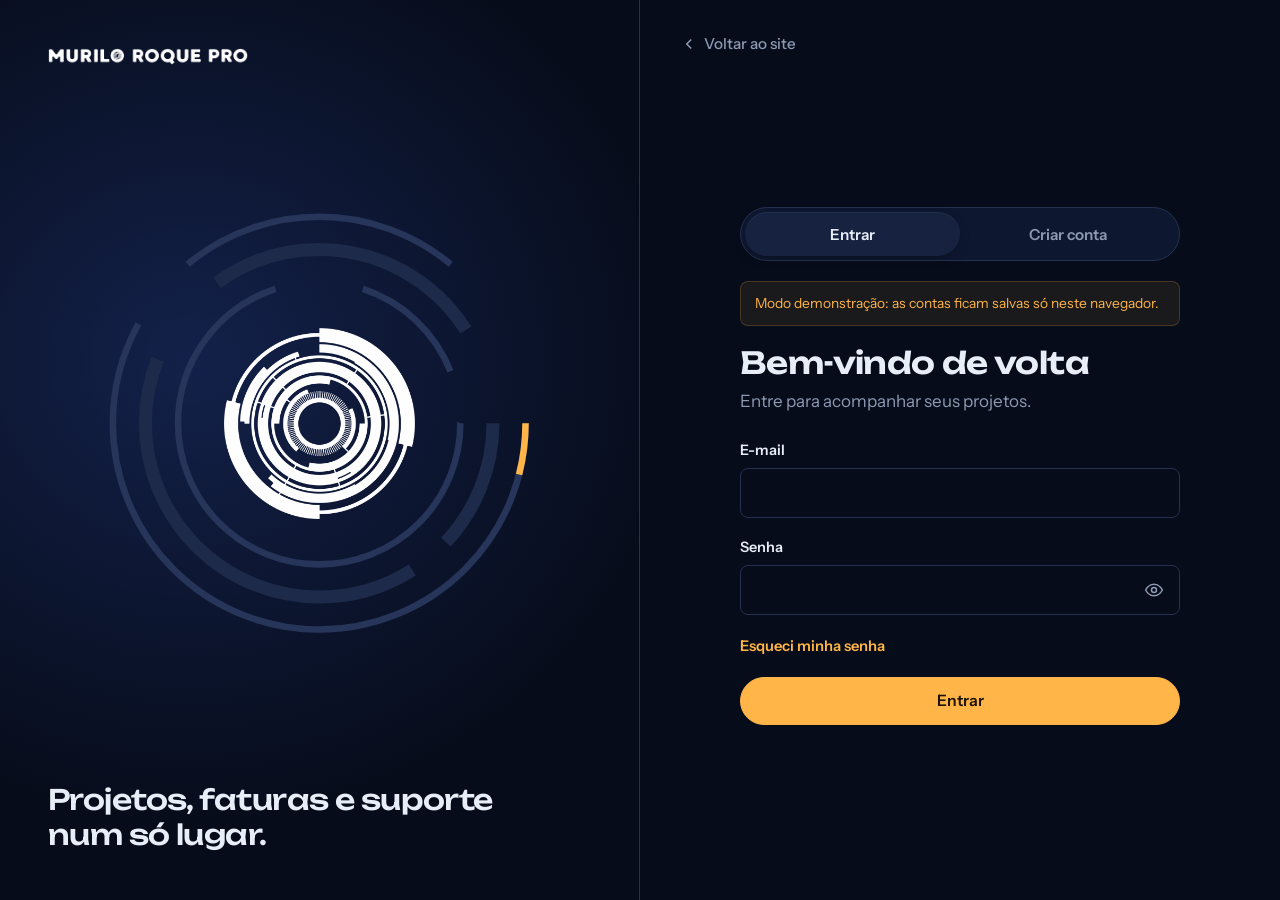
<file: site/painel.html>
<!doctype html>
<html lang="pt-BR">
<head>
  <meta charset="utf-8">
  <meta name="viewport" content="width=device-width, initial-scale=1, viewport-fit=cover">
  <title>Meu painel | MURILO ROQUE PRO</title>
  <meta name="theme-color" content="#070c1a">
  <meta name="robots" content="noindex">
  <link rel="manifest" href="manifest.webmanifest">
  <meta name="apple-mobile-web-app-capable" content="yes">
  <meta name="mobile-web-app-capable" content="yes">
  <meta name="apple-mobile-web-app-status-bar-style" content="black-translucent">
  <meta name="apple-mobile-web-app-title" content="MR PRO">
  <link rel="apple-touch-icon" href="assets/img/icon-180.png">
  <link rel="icon" type="image/png" href="assets/img/icon-32.png">
  <link rel="preconnect" href="https://fonts.googleapis.com">
  <link rel="preconnect" href="https://fonts.gstatic.com" crossorigin>
  <link href="https://fonts.googleapis.com/css2?family=Instrument+Sans:wght@400;500;600;700&family=Unbounded:wght@400;500;600;700&display=swap" rel="stylesheet">
  <link rel="stylesheet" href="assets/css/base.css">
  <link rel="stylesheet" href="assets/css/app.css">
</head>
<body class="app-body">
  <div class="app" id="app" hidden>
    <!-- Barra lateral (desktop/tablet) -->
    <aside class="side">
      <a href="index.html" class="side-brand" aria-label="Ir para o site">
        <img src="assets/img/emblem-white.png" alt="" width="30" height="30">
        <img src="assets/img/wordmark-white.png" alt="MURILO ROQUE PRO" width="150" height="13">
      </a>
      <nav class="side-nav" aria-label="Área do cliente">
        <a href="#/inicio" data-v="inicio"><svg viewBox="0 0 24 24"><path d="M3 11 12 4l9 7v9a1 1 0 0 1-1 1h-5v-6H9v6H4a1 1 0 0 1-1-1z"/></svg><span>Início</span></a>
        <a href="#/projetos" data-v="projetos"><svg viewBox="0 0 24 24"><circle cx="12" cy="12" r="8.5"/><circle cx="12" cy="12" r="4.5"/><path d="M12 3.5V7"/></svg><span>Projetos</span></a>
        <a href="#/faturas" data-v="faturas"><svg viewBox="0 0 24 24"><path d="M6 3h12v18l-3-2-3 2-3-2-3 2z"/><path d="M9 8h6M9 12h6"/></svg><span>Faturas</span></a>
        <a href="#/suporte" data-v="suporte"><svg viewBox="0 0 24 24"><path d="M4 5h16v11H9l-5 4z"/></svg><span>Suporte</span></a>
        <a href="#/arquivos" data-v="arquivos" class="side-only"><svg viewBox="0 0 24 24"><path d="M3 6a1 1 0 0 1 1-1h5l2 2h9a1 1 0 0 1 1 1v10a1 1 0 0 1-1 1H4a1 1 0 0 1-1-1z"/></svg><span>Arquivos</span></a>
        <a href="#/conta" data-v="conta"><svg viewBox="0 0 24 24"><circle cx="12" cy="8" r="4"/><path d="M4 21c1.5-4 4.5-6 8-6s6.5 2 8 6"/></svg><span>Conta</span></a>
      </nav>
      <div class="side-foot">
        <a class="btn btn-ghost btn-block" id="whats" href="#" target="_blank" rel="noopener">Falar no WhatsApp</a>
        <button class="btn btn-ghost btn-block sair">Sair</button>
      </div>
    </aside>

    <!-- Conteúdo -->
    <div class="main">
      <header class="appbar">
        <img class="appbar-mark" src="assets/img/emblem-white.png" alt="" width="28" height="28">
        <h1 id="titulo">Início</h1>
        <div class="avatar" id="avatar" aria-hidden="true"></div>
      </header>
      <div class="demo-banner" id="demo-banner" hidden>Modo demonstração: os projetos e faturas abaixo são exemplos.</div>
      <main class="view" id="view" tabindex="-1" aria-live="polite"></main>
    </div>

    <!-- Abas inferiores (celular) -->
    <nav class="tabbar" aria-label="Área do cliente">
      <a href="#/inicio" data-v="inicio"><svg viewBox="0 0 24 24"><path d="M3 11 12 4l9 7v9a1 1 0 0 1-1 1h-5v-6H9v6H4a1 1 0 0 1-1-1z"/></svg><span>Início</span></a>
      <a href="#/projetos" data-v="projetos"><svg viewBox="0 0 24 24"><circle cx="12" cy="12" r="8.5"/><circle cx="12" cy="12" r="4.5"/><path d="M12 3.5V7"/></svg><span>Projetos</span></a>
      <a href="#/faturas" data-v="faturas"><svg viewBox="0 0 24 24"><path d="M6 3h12v18l-3-2-3 2-3-2-3 2z"/><path d="M9 8h6M9 12h6"/></svg><span>Faturas</span></a>
      <a href="#/suporte" data-v="suporte"><svg viewBox="0 0 24 24"><path d="M4 5h16v11H9l-5 4z"/></svg><span>Suporte</span></a>
      <a href="#/conta" data-v="conta"><svg viewBox="0 0 24 24"><circle cx="12" cy="8" r="4"/><path d="M4 21c1.5-4 4.5-6 8-6s6.5 2 8 6"/></svg><span>Conta</span></a>
    </nav>
  </div>

  <div class="boot" id="boot"><img src="assets/img/emblem-white.png" alt="Carregando" width="56" height="56"></div>

  <dialog class="sheet" id="sheet"><div id="sheet-body"></div></dialog>
  <div class="toast" id="toast" role="status" aria-live="polite"></div>

  <script src="assets/js/config.js"></script>
  <script src="assets/js/auth.js"></script>
  <script src="assets/js/painel.js"></script>
  <script src="assets/js/pwa.js" defer></script>
</body>
</html>
</file>
<file: site/assets/css/base.css>
/* MURILO ROQUE PRO — tokens e base compartilhada */
:root {
  --ink: #070c1a;          /* fundo principal: azul-noite */
  --deck: #0e1730;         /* superfícies */
  --deck-2: #16223f;       /* superfícies elevadas */
  --line: #24324f;         /* contornos */
  --text: #e8eef7;         /* texto principal */
  --muted: #8d9ab3;        /* texto secundário */
  --signal: #ffb547;       /* âmbar: luz de instrumento (ação principal) */
  --signal-ink: #1d1203;   /* texto sobre âmbar */
  --ok: #5fd8a4;
  --info: #7cc4ff;
  --warn: #ff8a7a;

  --font-display: "Unbounded", system-ui, sans-serif;
  --font-body: "Instrument Sans", system-ui, -apple-system, "Segoe UI", sans-serif;

  --r-sm: 8px;
  --r-md: 14px;
  --r-lg: 24px;
  --r-pill: 999px;

  --gutter: clamp(16px, 4vw, 40px);
  --max: 1180px;

  --safe-top: env(safe-area-inset-top, 0px);
  --safe-bottom: env(safe-area-inset-bottom, 0px);

  color-scheme: dark;
}

*, *::before, *::after { box-sizing: border-box; }

html { -webkit-text-size-adjust: 100%; text-size-adjust: 100%; scroll-behavior: smooth; }

body {
  margin: 0;
  background: var(--ink);
  color: var(--text);
  font-family: var(--font-body);
  font-size: 1.0625rem;
  line-height: 1.6;
  -webkit-font-smoothing: antialiased;
  -webkit-tap-highlight-color: transparent;
  overflow-x: hidden;
}

img, svg { display: block; max-width: 100%; }

a { color: inherit; }

h1, h2, h3 {
  font-family: var(--font-display);
  font-weight: 600;
  line-height: 1.12;
  letter-spacing: -0.02em;
  margin: 0;
  text-wrap: balance;
}

p { margin: 0; text-wrap: pretty; }

:focus-visible {
  outline: 2px solid var(--signal);
  outline-offset: 3px;
  border-radius: 4px;
}

.wrap { width: 100%; max-width: var(--max); margin-inline: auto; padding-inline: var(--gutter); }

/* Botões */
.btn {
  --bg: var(--deck-2);
  --fg: var(--text);
  display: inline-flex; align-items: center; justify-content: center; gap: .55em;
  min-height: 48px; padding: 0 1.4em;
  border: 1px solid var(--line); border-radius: var(--r-pill);
  background: var(--bg); color: var(--fg);
  font: 600 .98rem/1 var(--font-body);
  text-decoration: none; cursor: pointer;
  transition: background-color .2s, border-color .2s, transform .1s;
}
.btn:hover { border-color: #3a4c72; }
.btn:active { transform: scale(.98); }
.btn-signal { --bg: var(--signal); --fg: var(--signal-ink); border-color: var(--signal); }
.btn-signal:hover { --bg: #ffc56d; border-color: #ffc56d; }
.btn-ghost { --bg: transparent; }
.btn[disabled] { opacity: .55; cursor: progress; }
.btn svg { width: 18px; height: 18px; }

/* Formulários */
.field { display: grid; gap: 6px; }
.field label { font-size: .9rem; font-weight: 600; color: var(--text); }
.field .hint { font-size: .84rem; color: var(--muted); }
.input {
  width: 100%; min-height: 50px; padding: 12px 14px;
  background: var(--ink); color: var(--text);
  border: 1px solid var(--line); border-radius: var(--r-sm);
  font: 400 1rem/1.4 var(--font-body);   /* 16px evita zoom automático no iOS */
  transition: border-color .2s, box-shadow .2s;
}
.input::placeholder { color: #5d6a85; }
.input:focus { outline: none; border-color: var(--signal); box-shadow: 0 0 0 3px rgba(255,181,71,.18); }
.input[aria-invalid="true"] { border-color: var(--warn); }
textarea.input { min-height: 120px; resize: vertical; }
select.input { appearance: none; background-image: linear-gradient(45deg, transparent 50%, var(--muted) 50%), linear-gradient(135deg, var(--muted) 50%, transparent 50%); background-position: calc(100% - 20px) 50%, calc(100% - 14px) 50%; background-size: 6px 6px; background-repeat: no-repeat; padding-right: 40px; }

.check { display: flex; gap: 10px; align-items: flex-start; font-size: .92rem; color: var(--muted); }
.check input { width: 20px; height: 20px; margin-top: 2px; accent-color: var(--signal); flex: none; }

.sr-only { position: absolute; width: 1px; height: 1px; padding: 0; margin: -1px; overflow: hidden; clip: rect(0,0,0,0); border: 0; }

@media (prefers-reduced-motion: reduce) {
  *, *::before, *::after { animation-duration: .01ms !important; animation-iteration-count: 1 !important; transition-duration: .01ms !important; scroll-behavior: auto !important; }
}
</file>
<file: site/assets/css/site.css>
/* Site institucional */

.muted { color: var(--muted); }
.lead { font-size: clamp(1.05rem, 1.6vw, 1.2rem); color: #c3cde0; max-width: 56ch; }

/* ---------- Topo ---------- */
.topbar {
  position: sticky; top: 0; z-index: 50;
  padding-top: var(--safe-top);
  background: rgba(7, 12, 26, .78);
  backdrop-filter: blur(14px) saturate(140%);
  -webkit-backdrop-filter: blur(14px) saturate(140%);
  border-bottom: 1px solid transparent;
  transition: border-color .25s;
}
.topbar.scrolled { border-bottom-color: var(--line); }
.topbar-in { display: flex; align-items: center; gap: 24px; min-height: 72px; }
.brand { display: flex; align-items: center; gap: 12px; text-decoration: none; flex: none; }
.brand-word { width: 150px; height: auto; }
.nav { display: flex; gap: 6px; margin-left: auto; }
.nav a { white-space: nowrap; padding: 10px 14px; border-radius: var(--r-pill); color: var(--muted); text-decoration: none; font-weight: 500; font-size: .96rem; transition: color .2s, background-color .2s; }
.nav a:hover { color: var(--text); background: var(--deck); }
.nav-mobile-only { display: none; }
.topbar-actions { display: flex; align-items: center; gap: 8px; }
.btn-sm { min-height: 42px; padding: 0 1.1em; font-size: .92rem; }
.menu-btn { display: none; width: 44px; height: 44px; border: 1px solid var(--line); border-radius: 50%; background: transparent; cursor: pointer; position: relative; }
.menu-btn span { position: absolute; left: 13px; right: 13px; height: 1.6px; background: var(--text); transition: transform .25s, top .25s; }
.menu-btn span:first-child { top: 17px; }
.menu-btn span:last-child { top: 25px; }
.menu-btn[aria-expanded="true"] span:first-child { top: 21px; transform: rotate(45deg); }
.menu-btn[aria-expanded="true"] span:last-child { top: 21px; transform: rotate(-45deg); }

/* ---------- Hero ---------- */
.hero { position: relative; padding: clamp(40px, 8vw, 96px) 0 clamp(48px, 7vw, 88px); overflow: hidden; }
.hero::before {
  content: ""; position: absolute; inset: -20% -10% auto auto; width: 70vw; height: 70vw; max-width: 900px; max-height: 900px;
  background: radial-gradient(closest-side, rgba(70, 104, 190, .22), transparent 70%);
  pointer-events: none;
}
.hero-in { position: relative; display: grid; grid-template-columns: 1.1fr .9fr; gap: clamp(24px, 5vw, 64px); align-items: center; }
.hero-kicker { color: var(--signal); font-weight: 600; font-size: .98rem; margin-bottom: 18px; }
.hero h1 { font-size: clamp(2.1rem, 5.2vw, 4.1rem); font-weight: 600; letter-spacing: -0.035em; max-width: 15ch; }
.hero-lead { margin-top: 24px; font-size: clamp(1.05rem, 1.5vw, 1.18rem); color: #c3cde0; max-width: 52ch; }
.hero-cta { display: flex; flex-wrap: wrap; gap: 12px; margin-top: 32px; }

/* Abertura: anéis do emblema que se alinham ao carregar */
.aperture { position: relative; aspect-ratio: 1; width: 100%; max-width: 480px; justify-self: end; }
.rings { position: absolute; inset: 0; width: 100%; height: 100%; overflow: visible; }
.ring circle { fill: none; stroke: #2a3a5e; stroke-width: 7; stroke-linecap: butt; }
.ring.r2 circle, .ring.r4 circle, .ring.r6 circle { stroke: #1f2c4a; stroke-width: 10; }
.ring.signal circle { stroke: var(--signal); stroke-width: 7; }
.ring { transform-origin: 200px 200px; animation: settle 2.2s cubic-bezier(.16, 1, .3, 1) both; }
.ring.r1 { --from: -160deg; }
.ring.r2 { --from: 130deg; animation-delay: .05s; }
.ring.r3 { --from: -110deg; animation-delay: .1s; }
.ring.r4 { --from: 200deg; animation-delay: .15s; }
.ring.r5 { --from: -240deg; animation-delay: .2s; }
.ring.r6 { --from: 150deg; animation-delay: .25s; }
.ring.signal { --from: -320deg; animation: settle 2.6s cubic-bezier(.16, 1, .3, 1) both, drift 40s linear 2.6s infinite; }
@keyframes settle { from { transform: rotate(var(--from)); opacity: 0; } 30% { opacity: 1; } to { transform: rotate(0); opacity: 1; } }
@keyframes drift { to { transform: rotate(360deg); } }
.aperture-core {
  position: absolute; inset: 27%; width: 46%; height: 46%;
  animation: core-in 1.4s .9s cubic-bezier(.16, 1, .3, 1) both;
}
@keyframes core-in { from { opacity: 0; transform: scale(.86) rotate(-30deg); } to { opacity: 1; transform: none; } }

.hero-facts { list-style: none; margin: clamp(40px, 6vw, 72px) 0 0; padding: 0; display: grid; grid-template-columns: repeat(4, 1fr); border-top: 1px solid var(--line); }
.hero-facts li { padding: 20px 20px 0 0; display: grid; gap: 4px; }
.hero-facts li + li { padding-left: 20px; border-left: 1px solid var(--line); }
.hero-facts strong { font-family: var(--font-display); font-weight: 500; font-size: 1.05rem; }
.hero-facts span { color: var(--muted); font-size: .94rem; }

/* ---------- Seções ---------- */
.section { padding: clamp(64px, 10vw, 128px) 0; }
.section h2 { font-size: clamp(1.75rem, 3.6vw, 2.75rem); }
.section-head { display: flex; justify-content: space-between; align-items: flex-end; gap: 24px; flex-wrap: wrap; margin-bottom: clamp(32px, 5vw, 56px); }
.section-head p { max-width: 40ch; }

.split { display: grid; grid-template-columns: .8fr 1.2fr; gap: clamp(32px, 6vw, 96px); align-items: start; }
.split-head { position: sticky; top: 112px; display: grid; gap: 16px; }

.service-list { list-style: none; margin: 0; padding: 0; display: grid; }
.service-list li { display: grid; grid-template-columns: 44px 1fr; gap: 20px; padding: 28px 0; border-top: 1px solid var(--line); }
.service-list li:last-child { border-bottom: 1px solid var(--line); }
.service-list svg { width: 44px; height: 44px; padding: 10px; border-radius: 50%; border: 1px solid var(--line); color: var(--signal); }
.service-list h3 { font-size: 1.15rem; font-weight: 500; margin-bottom: 6px; }
.service-list p { color: var(--muted); max-width: 58ch; }

/* GLX */
.glx { background: linear-gradient(180deg, var(--ink), var(--deck) 40%, var(--ink)); }
.glx-in { display: grid; grid-template-columns: 1fr 1.05fr; gap: clamp(32px, 6vw, 80px); align-items: center; }
.glx-copy { display: grid; gap: 20px; justify-items: start; }
.tag { display: inline-block; padding: 6px 12px; border-radius: var(--r-pill); border: 1px solid rgba(255,181,71,.35); color: var(--signal); font-size: .86rem; font-weight: 600; }
.glx h2 { font-size: clamp(2rem, 4.4vw, 3.3rem); }
.powered { font-family: var(--font-display); font-size: .78rem; letter-spacing: .04em; color: var(--muted); }
.ticks { list-style: none; margin: 0; padding: 0; display: grid; gap: 12px; }
.ticks li { position: relative; padding-left: 30px; color: #c3cde0; }
.ticks li::before { content: ""; position: absolute; left: 0; top: .42em; width: 16px; height: 16px; border-radius: 50%; border: 2px solid var(--signal); box-shadow: inset 0 0 0 3px var(--ink); background: var(--signal); }

.glx-screen { perspective: 1400px; }
.win { border: 1px solid var(--line); border-radius: var(--r-md); background: #0a1124; overflow: hidden; box-shadow: 0 40px 80px -30px rgba(0,0,0,.7), 0 0 0 1px rgba(255,255,255,.02); transform: rotateY(-8deg) rotateX(3deg); }
.win-bar { display: flex; align-items: center; gap: 6px; padding: 12px 14px; border-bottom: 1px solid var(--line); background: var(--deck); }
.win-bar span { width: 10px; height: 10px; border-radius: 50%; background: #2c3a5b; }
.win-bar b { margin-left: 10px; font-size: .8rem; font-weight: 600; color: var(--muted); }
.win-body { display: grid; grid-template-columns: 52px 1fr; min-height: 300px; }
.win-side { border-right: 1px solid var(--line); padding: 14px 0; display: grid; align-content: start; justify-items: center; gap: 14px; }
.win-side i { width: 22px; height: 22px; border-radius: 6px; background: #1b2747; }
.win-side i.on { background: var(--signal); }
.win-main { padding: 18px; display: grid; gap: 16px; }
.win-kpis { display: grid; grid-template-columns: repeat(3, 1fr); gap: 10px; }
.win-kpis div { padding: 12px; border: 1px solid var(--line); border-radius: var(--r-sm); display: grid; gap: 4px; }
.win-kpis small { color: var(--muted); font-size: .72rem; }
.win-kpis strong { font-family: var(--font-display); font-weight: 500; font-size: clamp(.9rem, 1.6vw, 1.15rem); }
.win-chart { height: 120px; display: flex; align-items: flex-end; gap: 8px; padding: 12px; border: 1px solid var(--line); border-radius: var(--r-sm); }
.win-chart span { flex: 1; height: var(--h); border-radius: 4px 4px 0 0; background: linear-gradient(180deg, #4d6ab0, #253a6b); }
.win-chart span:last-child { background: var(--signal); }
.win-rows { display: grid; gap: 8px; }
.win-rows i { height: 12px; border-radius: 4px; background: #16213d; }
.win-rows i:nth-child(2) { width: 80%; } .win-rows i:nth-child(3) { width: 60%; }

/* Processo — sequência real */
.steps { list-style: none; margin: 0; padding: 0; display: grid; grid-template-columns: repeat(4, 1fr); gap: 0; counter-reset: s; }
.steps li { position: relative; padding: 28px 24px 0 0; display: grid; gap: 10px; align-content: start; }
.steps li::before { content: ""; position: absolute; top: 20px; left: 48px; right: 0; height: 1px; background: var(--line); }
.steps li:last-child::before { display: none; }
.step-n { width: 40px; height: 40px; display: grid; place-items: center; border-radius: 50%; border: 1.5px solid var(--signal); color: var(--signal); font-family: var(--font-display); font-weight: 500; margin-top: -20px; background: var(--ink); position: relative; }
.steps h3 { font-size: 1.15rem; font-weight: 500; margin-top: 8px; }
.steps p { color: var(--muted); max-width: 30ch; }

/* Área do cliente */
.portal-in { display: grid; grid-template-columns: .8fr 1.2fr; gap: clamp(32px, 6vw, 96px); align-items: center; }
.portal-copy { display: grid; gap: 22px; }
.portal h2 { font-size: clamp(1.9rem, 4vw, 3rem); }
.install { display: flex; gap: 16px; align-items: center; justify-content: space-between; flex-wrap: wrap; padding: 20px; border: 1px dashed #33456b; border-radius: var(--r-md); }
.install h3 { font-family: var(--font-body); font-size: 1rem; font-weight: 700; margin-bottom: 6px; letter-spacing: 0; }
.install p { font-size: .94rem; }

.phone { justify-self: center; width: min(300px, 78vw); aspect-ratio: 9 / 18.5; border-radius: 44px; padding: 12px; background: linear-gradient(145deg, #2a3655, #0d1427); box-shadow: 0 50px 90px -40px rgba(0,0,0,.8), inset 0 0 0 1px rgba(255,255,255,.06); }
.phone-screen { height: 100%; border-radius: 34px; background: var(--ink); padding: 44px 16px 16px; display: flex; flex-direction: column; gap: 10px; position: relative; overflow: hidden; }
.phone-screen::before { content: ""; position: absolute; top: 12px; left: 50%; translate: -50% 0; width: 84px; height: 22px; border-radius: 14px; background: #000; }
.ph-top { display: flex; align-items: center; gap: 10px; font-family: var(--font-display); font-size: .95rem; margin-bottom: 6px; }
.ph-card { padding: 14px; border-radius: var(--r-md); background: var(--deck-2); display: grid; gap: 6px; }
.ph-card small { color: var(--muted); font-size: .72rem; }
.ph-card strong { font-size: .95rem; }
.ph-bar { height: 6px; border-radius: 3px; background: #24324f; overflow: hidden; }
.ph-bar i { display: block; height: 100%; background: var(--signal); border-radius: 3px; }
.ph-row { display: flex; justify-content: space-between; align-items: center; gap: 8px; padding: 12px; border-radius: var(--r-sm); background: var(--deck); font-size: .8rem; }
.ph-row b { font-weight: 600; font-size: .7rem; padding: 3px 8px; border-radius: var(--r-pill); white-space: nowrap; }
.ok { color: var(--ok); background: rgba(95,216,164,.12); }
.due { color: var(--signal); background: rgba(255,181,71,.12); }
.info { color: var(--info); background: rgba(124,196,255,.12); }
.ph-tabs { margin-top: auto; display: flex; justify-content: space-around; padding: 12px 6px 4px; border-top: 1px solid var(--line); }
.ph-tabs i { width: 22px; height: 22px; border-radius: 7px; background: #1b2747; }
.ph-tabs i.on { background: var(--signal); }

/* Contato */
.contact { border-top: 1px solid var(--line); }
.contact-links { display: grid; gap: 10px; justify-items: start; margin-top: 8px; }
.contact-form { display: grid; gap: 18px; padding: clamp(20px, 3vw, 32px); border-radius: var(--r-lg); background: var(--deck); border: 1px solid var(--line); }
.grid-2 { display: grid; grid-template-columns: 1fr 1fr; gap: 18px; }
.contact-form .btn { justify-self: start; }
.form-note { font-size: .92rem; color: var(--ok); min-height: 1.2em; }

/* Rodapé */
.footer { border-top: 1px solid var(--line); padding: 48px 0 calc(40px + var(--safe-bottom)); }
.footer-in { display: grid; grid-template-columns: auto 1fr; gap: 24px 48px; align-items: center; }
.footer-brand { display: flex; align-items: center; gap: 14px; }
.footer-brand img:last-child { width: 180px; height: auto; }
.footer-nav { display: flex; flex-wrap: wrap; gap: 8px 24px; justify-content: flex-end; }
.footer-nav a { color: var(--muted); text-decoration: none; }
.footer-nav a:hover { color: var(--text); }
.footer-copy { grid-column: 1 / -1; color: #5d6a85; font-size: .88rem; }

/* ---------- Tablet ---------- */
@media (max-width: 1024px) {
  .nav a { padding: 10px 10px; }
  .steps { grid-template-columns: repeat(2, 1fr); row-gap: 40px; }
  .steps li:nth-child(2)::before { display: none; }
  .glx-in, .portal-in { grid-template-columns: 1fr; }
  .glx-screen { order: -1; max-width: 640px; }
  .win { transform: none; }
}

/* ---------- Celular ---------- */
@media (max-width: 1100px) {
  .menu-btn { display: block; }
  .topbar-actions { margin-left: auto; }
  .topbar-actions .btn span { display: none; }
  .topbar-actions .btn { width: 44px; padding: 0; }
  .nav {
    position: fixed; inset: calc(72px + var(--safe-top)) 0 auto 0;
    flex-direction: column; gap: 0; padding: 8px var(--gutter) 24px;
    background: rgba(7, 12, 26, .97); border-bottom: 1px solid var(--line);
    transform: translateY(-8px); opacity: 0; visibility: hidden;
    transition: opacity .2s, transform .2s, visibility .2s;
  }
  .nav.open { transform: none; opacity: 1; visibility: visible; }
  .nav a { padding: 16px 4px; font-size: 1.1rem; border-radius: 0; border-bottom: 1px solid var(--line); color: var(--text); }
  .nav a:hover { background: none; }
  .nav-mobile-only { display: block; color: var(--signal) !important; border-bottom: 0 !important; }
}

@media (max-width: 860px) {

  .hero-in { grid-template-columns: 1fr; }
  .aperture { order: -1; justify-self: center; max-width: 220px; margin-bottom: 8px; }
  .hero h1 { max-width: 18ch; }
  .hero-facts { grid-template-columns: 1fr 1fr; }
  .hero-facts li:nth-child(3) { padding-left: 0; border-left: 0; }
  .hero-facts li:nth-child(n+3) { border-top: 1px solid var(--line); margin-top: 20px; }

  .split { grid-template-columns: 1fr; }
  .split-head { position: static; }
  .footer-in { grid-template-columns: 1fr; }
  .footer-nav { justify-content: flex-start; }
}

@media (max-width: 560px) {
  .hero-cta .btn { flex: 1 1 100%; }
  .steps { grid-template-columns: 1fr; row-gap: 28px; }
  .steps li { grid-template-columns: 40px 1fr; column-gap: 16px; padding: 0; }
  .steps li::before { display: none; }
  .step-n { margin-top: 0; grid-row: span 2; }
  .steps h3 { margin-top: 6px; }
  .grid-2 { grid-template-columns: 1fr; }
  .contact-form .btn { justify-self: stretch; }
  .win-kpis { grid-template-columns: 1fr 1fr; }
  .win-kpis div:last-child { display: none; }
  .install .btn { width: 100%; }
}

/* ---------- Código (exemplo de automação) ---------- */
.code-sec { background: linear-gradient(180deg, var(--ink), #0a1226 50%, var(--ink)); border-top: 1px solid var(--line); }
.code-in { display: grid; grid-template-columns: .85fr 1.15fr; gap: clamp(32px, 6vw, 80px); align-items: center; }
.code-copy { display: grid; gap: 20px; }
.stack { list-style: none; margin: 8px 0 0; padding: 0; display: flex; flex-wrap: wrap; gap: 8px; }
.stack li { padding: 7px 14px; border-radius: var(--r-pill); border: 1px solid var(--line); color: #c3cde0; font-size: .92rem; font-weight: 500; }
.stack li:first-child { border-color: rgba(255,181,71,.45); color: var(--signal); }
.code-win { margin: 0; border: 1px solid var(--line); border-radius: var(--r-md); background: #060a17; overflow: hidden; box-shadow: 0 40px 80px -40px rgba(0,0,0,.8); min-width: 0; }
.code-win figcaption { display: flex; align-items: center; gap: 6px; padding: 12px 14px; border-bottom: 1px solid var(--line); background: var(--deck); }
.code-win figcaption span { width: 10px; height: 10px; border-radius: 50%; background: #2c3a5b; }
.code-win figcaption b { margin-left: 10px; font-size: .82rem; font-weight: 600; color: var(--muted); }
.code-win pre { margin: 0; padding: 20px 22px; overflow-x: auto; font: 400 .86rem/1.7 ui-monospace, "Cascadia Code", "SF Mono", Consolas, monospace; color: #d6deec; tab-size: 4; -webkit-overflow-scrolling: touch; }
.code-win .k { color: #ff9e64; }
.code-win .f { color: #7cc4ff; }
.code-win .s { color: #a8d98a; }
.code-win .n { color: var(--signal); }
.code-win .c { color: #5d6a85; font-style: italic; }
@media (max-width: 1024px) { .code-in { grid-template-columns: 1fr; } }
@media (max-width: 560px) { .code-win pre { font-size: .74rem; padding: 16px; } }
</file>
<file: site/assets/css/app.css>
/* Área do cliente: acesso + painel */

.muted { color: var(--muted); }
.btn-block { width: 100%; }
.grid-2 { display: grid; grid-template-columns: 1fr 1fr; gap: 16px; }
.form { display: grid; gap: 18px; }
.form-error { color: var(--warn); font-size: .92rem; min-height: 0; }
.form-error:empty, .form-ok:empty { display: none; }
.form-ok { color: var(--ok); font-size: .92rem; }
.opt { font-weight: 400; color: var(--muted); font-size: .84rem; margin-left: 4px; }
.link { background: none; border: 0; padding: 4px 0; color: var(--signal); font: 600 .92rem var(--font-body); cursor: pointer; justify-self: start; }
.check a { color: var(--signal); }
.danger { color: var(--warn); }
.mono { font-family: ui-monospace, "SF Mono", Consolas, monospace; font-size: .82rem; word-break: break-all; }

/* ---------- ACESSO ---------- */
.auth-body { min-height: 100dvh; }
.auth { display: grid; grid-template-columns: minmax(360px, 1fr) minmax(420px, 640px); min-height: 100dvh; }
.auth-side { position: relative; overflow: hidden; display: flex; flex-direction: column; justify-content: space-between; padding: 48px; background: radial-gradient(120% 80% at 30% 40%, #13214a 0%, var(--ink) 65%); border-right: 1px solid var(--line); }
.auth-logo img { width: 200px; height: auto; }
.auth-rings { position: relative; width: min(440px, 80%); aspect-ratio: 1; align-self: center; }
.auth-rings svg { position: absolute; inset: 0; animation: spin 90s linear infinite; }
.auth-rings circle { fill: none; stroke: #263559; stroke-width: 6; }
.auth-rings circle.thick { stroke: #1d2a49; stroke-width: 12; }
.auth-rings circle.sig { stroke: var(--signal); }
.auth-rings img { position: absolute; inset: 28%; width: 44%; }
@keyframes spin { to { transform: rotate(360deg); } }
.auth-quote { font-family: var(--font-display); font-size: clamp(1.3rem, 2.2vw, 1.9rem); font-weight: 500; line-height: 1.25; max-width: 18ch; letter-spacing: -0.02em; }

.auth-main { display: flex; flex-direction: column; padding: calc(24px + var(--safe-top)) var(--gutter) calc(32px + var(--safe-bottom)); }
.auth-back { display: inline-flex; align-items: center; gap: 6px; color: var(--muted); text-decoration: none; font-weight: 500; font-size: .95rem; align-self: flex-start; padding: 8px 0; }
.auth-back svg { width: 18px; height: 18px; }
.auth-back:hover { color: var(--text); }
.auth-card { width: 100%; max-width: 440px; margin: auto; padding-block: 24px; display: grid; gap: 20px; }
.auth-mark { display: none; }
.auth-card h1 { font-size: clamp(1.5rem, 3vw, 1.9rem); }
.auth-card .sub { margin-top: 8px; margin-bottom: 8px; }
.auth-card section { display: grid; gap: 0; }
.auth-card section[hidden] { display: none; }
.auth-card .form { margin-top: 16px; }

.seg { display: grid; grid-template-columns: 1fr 1fr; padding: 4px; border-radius: var(--r-pill); background: var(--deck); border: 1px solid var(--line); }
.seg[hidden] { display: none; }
.seg button { min-height: 44px; border: 0; border-radius: var(--r-pill); background: transparent; color: var(--muted); font: 600 .95rem var(--font-body); cursor: pointer; transition: background-color .2s, color .2s; }
.seg button[aria-selected="true"] { background: var(--deck-2); color: var(--text); box-shadow: 0 1px 0 rgba(255,255,255,.05) inset, 0 4px 14px -6px rgba(0,0,0,.6); }
.demo-note { font-size: .86rem; color: var(--signal); padding: 10px 14px; border-radius: var(--r-sm); background: rgba(255,181,71,.08); border: 1px solid rgba(255,181,71,.2); }

.pw { position: relative; }
.pw .input { padding-right: 52px; }
.pw-toggle { position: absolute; right: 4px; top: 50%; translate: 0 -50%; width: 44px; height: 44px; border: 0; background: none; color: var(--muted); cursor: pointer; border-radius: var(--r-sm); }
.pw-toggle svg { width: 20px; height: 20px; margin: auto; }
.pw-toggle.on { color: var(--signal); }
.meter { display: grid; grid-template-columns: repeat(4, 1fr); gap: 4px; margin-top: 2px; }
.meter i { height: 4px; border-radius: 2px; background: var(--line); transition: background-color .2s; }
.meter[data-n="1"] i:nth-child(-n+1) { background: var(--warn); }
.meter[data-n="2"] i:nth-child(-n+2) { background: var(--signal); }
.meter[data-n="3"] i:nth-child(-n+3) { background: #c6d86a; }
.meter[data-n="4"] i { background: var(--ok); }
.done-box { display: grid; gap: 10px; padding: 20px; border-radius: var(--r-md); border: 1px solid var(--line); background: var(--deck); }
.done-box h2 { font-size: 1.3rem; }

/* Dialog / bottom sheet */
.sheet { width: min(560px, calc(100vw - 24px)); max-height: min(86dvh, 760px); padding: 0; border: 1px solid var(--line); border-radius: var(--r-lg); background: var(--deck); color: var(--text); overflow: auto; }
.sheet::backdrop { background: rgba(3, 6, 14, .7); backdrop-filter: blur(4px); }
.sheet > form, .sheet > div { position: relative; padding: 28px; display: grid; gap: 16px; }
.sheet h2 { font-size: 1.3rem; padding-right: 40px; }
.sheet[open] { animation: rise .28s cubic-bezier(.16, 1, .3, 1); }
@keyframes rise { from { transform: translateY(24px); opacity: 0; } }
.sheet-close { position: absolute; top: 14px; right: 14px; width: 40px; height: 40px; border-radius: 50%; border: 1px solid var(--line); background: var(--deck-2); color: var(--text); font-size: 1.4rem; line-height: 1; cursor: pointer; }
.sheet-actions { display: flex; flex-wrap: wrap; gap: 10px; }
.dl-grid { display: grid; grid-template-columns: repeat(3, 1fr); gap: 12px; margin: 0; }
.dl-grid div { padding: 12px; border-radius: var(--r-sm); background: var(--ink); border: 1px solid var(--line); }
.dl-grid dt { font-size: .8rem; color: var(--muted); }
.dl-grid dd { margin: 4px 0 0; font-weight: 600; }

/* ---------- PAINEL ---------- */
.app-body { min-height: 100dvh; }
.boot { position: fixed; inset: 0; display: grid; place-items: center; background: var(--ink); }
.boot img { animation: spin 1.6s linear infinite; opacity: .8; }

.app { display: grid; grid-template-columns: 264px 1fr; min-height: 100dvh; }
.app[hidden] { display: none; }
.side { position: sticky; top: 0; height: 100dvh; display: flex; flex-direction: column; gap: 28px; padding: 24px 16px; border-right: 1px solid var(--line); background: #080e20; }
.side-brand { display: flex; align-items: center; gap: 10px; padding: 4px 8px; }
.side-brand img:last-child { width: 150px; height: auto; }
.side-nav { display: grid; gap: 4px; }
.side-nav a, .tabbar a { display: flex; align-items: center; gap: 12px; text-decoration: none; color: var(--muted); font-weight: 500; }
.side-nav a { padding: 12px 12px; border-radius: var(--r-sm); transition: background-color .15s, color .15s; }
.side-nav a:hover { background: var(--deck); color: var(--text); }
.side-nav a[aria-current] { background: var(--deck-2); color: var(--text); }
.side-nav a[aria-current] svg { stroke: var(--signal); }
.side-nav svg, .tabbar svg, .quick svg, .empty svg, .dl svg { width: 22px; height: 22px; fill: none; stroke: currentColor; stroke-width: 1.7; stroke-linecap: round; stroke-linejoin: round; flex: none; }
.side-foot { margin-top: auto; display: grid; gap: 8px; }

.main { min-width: 0; display: flex; flex-direction: column; }
.appbar { position: sticky; top: 0; z-index: 20; display: flex; align-items: center; gap: 12px; padding: calc(16px + var(--safe-top)) clamp(16px, 4vw, 40px) 16px; background: rgba(7, 12, 26, .85); backdrop-filter: blur(14px); -webkit-backdrop-filter: blur(14px); border-bottom: 1px solid var(--line); }
.appbar h1 { font-size: clamp(1.15rem, 2.2vw, 1.5rem); font-weight: 500; }
.appbar-mark { display: none; }
.avatar { margin-left: auto; width: 40px; height: 40px; border-radius: 50%; display: grid; place-items: center; background: var(--deck-2); border: 1.5px solid var(--signal); font: 600 .85rem var(--font-display); color: var(--signal); }
.demo-banner { max-width: 900px; margin: 16px clamp(16px, 4vw, 40px) 0; padding: 10px 14px; border-radius: var(--r-sm); font-size: .88rem; color: var(--signal); background: rgba(255,181,71,.08); border: 1px solid rgba(255,181,71,.2); }
.view { width: 100%; max-width: 980px; padding: 24px clamp(16px, 4vw, 40px) 48px; display: grid; gap: 24px; align-content: start; outline: none; }

.hello h2 { font-size: clamp(1.5rem, 3.4vw, 2.2rem); }
.hello p { margin-top: 6px; }
.stats { display: grid; grid-template-columns: repeat(3, 1fr); gap: 12px; }
.stat { display: grid; gap: 4px; align-content: start; padding: 18px; border-radius: var(--r-md); background: var(--deck); border: 1px solid var(--line); text-decoration: none; transition: border-color .15s; }
.stat:hover { border-color: #3a4c72; }
.stat span { color: var(--muted); font-size: .9rem; }
.stat strong { font-family: var(--font-display); font-weight: 500; font-size: 2rem; line-height: 1.1; }
.stat small { color: var(--signal); font-size: .84rem; }
.block { display: grid; gap: 14px; }
.block-head { display: flex; align-items: center; justify-content: space-between; gap: 16px; flex-wrap: wrap; }
.block-head h2 { font-size: 1.1rem; font-weight: 500; }
.block-head a { color: var(--signal); text-decoration: none; font-weight: 600; font-size: .92rem; }
.stack { display: grid; gap: 16px; }

.card { display: grid; gap: 14px; padding: clamp(18px, 3vw, 24px); border-radius: var(--r-md); background: var(--deck); border: 1px solid var(--line); }
.card h2 { font-size: 1.1rem; font-weight: 500; }
.proj-head { display: flex; justify-content: space-between; align-items: flex-start; gap: 16px; }
.proj-head h3 { font-family: var(--font-body); font-size: 1.15rem; font-weight: 700; letter-spacing: 0; margin-top: 8px; }
.pct { font-family: var(--font-display); font-weight: 500; font-size: 1.6rem; color: var(--signal); }
.bar { height: 8px; border-radius: 4px; background: var(--ink); overflow: hidden; }
.bar i { display: block; height: 100%; border-radius: 4px; background: var(--signal); }
.track { list-style: none; margin: 0; padding: 0; display: grid; grid-template-columns: repeat(4, 1fr); gap: 8px; font-size: .82rem; color: var(--muted); }
.track li { display: grid; gap: 8px; }
.track span { height: 3px; border-radius: 2px; background: var(--line); }
.track li.done span { background: #4d6ab0; }
.track li.done { color: #aeb9cf; }
.track li.now span { background: var(--signal); }
.track li.now { color: var(--text); font-weight: 600; }
.note { font-size: .95rem; }
.meta { font-size: .85rem; color: var(--muted); display: flex; align-items: center; gap: 8px; flex-wrap: wrap; }

.pill { display: inline-block; padding: 4px 10px; border-radius: var(--r-pill); font-size: .78rem; font-weight: 600; white-space: nowrap; }
.pill.ok { color: var(--ok); background: rgba(95,216,164,.12); }
.pill.due { color: var(--signal); background: rgba(255,181,71,.12); }
.pill.bad { color: var(--warn); background: rgba(255,138,122,.12); }
.pill.info { color: var(--info); background: rgba(124,196,255,.12); }
.pill.neutral { color: #aeb9cf; background: var(--deck-2); }

.list, .row-links { display: grid; gap: 0; border-radius: var(--r-md); border: 1px solid var(--line); background: var(--deck); overflow: hidden; }
.row-links { padding: 0; }
.row { display: flex; align-items: center; justify-content: space-between; gap: 16px; width: 100%; min-height: 64px; padding: 16px 18px; text-align: left; text-decoration: none; color: var(--text); background: none; border: 0; border-top: 1px solid var(--line); font: inherit; cursor: pointer; transition: background-color .15s; }
.row:first-child { border-top: 0; }
.row:hover { background: var(--deck-2); }
.row-main { display: grid; gap: 2px; min-width: 0; }
.row-main span { font-size: .88rem; overflow: hidden; text-overflow: ellipsis; }
.row-side { display: grid; justify-items: end; gap: 6px; flex: none; }
.dl { display: inline-flex; align-items: center; gap: 6px; color: var(--signal); font-weight: 600; font-size: .9rem; }
.dl svg { width: 18px; height: 18px; }
.summary { display: flex; align-items: baseline; justify-content: space-between; padding: 18px; border-radius: var(--r-md); border: 1px solid var(--line); }
.summary strong { font-family: var(--font-display); font-weight: 500; font-size: 1.6rem; }

.quick { display: grid; grid-template-columns: repeat(4, 1fr); gap: 12px; }
.q { display: grid; gap: 10px; padding: 16px; border-radius: var(--r-md); border: 1px solid var(--line); text-decoration: none; font-weight: 600; font-size: .95rem; transition: border-color .15s, background-color .15s; }
.q:hover { border-color: #3a4c72; background: var(--deck); }
.q svg { color: var(--signal); }

.empty { display: grid; justify-items: center; text-align: center; gap: 10px; padding: 40px 20px; border-radius: var(--r-md); border: 1px dashed #33456b; }
.empty svg { width: 40px; height: 40px; color: #3a4c72; }
.empty h3 { font-family: var(--font-body); font-size: 1.05rem; font-weight: 700; letter-spacing: 0; }
.empty p { max-width: 40ch; }
.empty .btn { margin-top: 8px; }

.thread { display: grid; gap: 10px; }
.msg { display: grid; gap: 4px; padding: 14px; border-radius: var(--r-md); background: var(--ink); border: 1px solid var(--line); }
.msg.me { background: var(--deck-2); }
.msg span { font-size: .8rem; }

.loading { display: flex; gap: 6px; justify-content: center; padding: 48px; }
.loading i { width: 8px; height: 8px; border-radius: 50%; background: var(--signal); animation: blink 1s infinite alternate; }
.loading i:nth-child(2) { animation-delay: .2s; } .loading i:nth-child(3) { animation-delay: .4s; }
@keyframes blink { from { opacity: .2; } }

.toast { position: fixed; left: 50%; bottom: calc(24px + var(--safe-bottom)); translate: -50% 20px; z-index: 100; padding: 12px 18px; border-radius: var(--r-pill); background: var(--text); color: var(--ink); font-weight: 600; font-size: .94rem; opacity: 0; pointer-events: none; transition: opacity .2s, translate .2s; max-width: calc(100vw - 32px); text-align: center; }
.toast.show { opacity: 1; translate: -50% 0; }

.tabbar { display: none; }

/* ---------- Tablet ---------- */
@media (max-width: 1100px) {
  .auth { grid-template-columns: 1fr minmax(400px, 1.1fr); }
  .app { grid-template-columns: 84px 1fr; }
  .side { padding: 20px 10px; align-items: center; }
  .side-brand img:last-child, .side-nav span { display: none; }
  .side-nav a { justify-content: center; padding: 14px; }
  .side-foot { display: none; }
  .quick { grid-template-columns: repeat(2, 1fr); }
}

/* ---------- Celular: vira app com abas inferiores ---------- */
@media (max-width: 760px) {
  .auth { grid-template-columns: 1fr; }
  .auth-side { display: none; }
  .auth-mark { display: block; justify-self: center; }
  .auth-card { margin-top: 8px; padding-top: 0; }
  .auth-card h1, .auth-card .sub { text-align: center; }

  .app { grid-template-columns: 1fr; }
  .side { display: none; }
  .appbar { padding-inline: 16px; }
  .appbar-mark { display: block; }
  .view { padding: 20px 16px calc(100px + var(--safe-bottom)); gap: 20px; }
  .demo-banner { margin-inline: 16px; }

  .tabbar {
    display: grid; grid-template-columns: repeat(5, 1fr);
    position: fixed; left: 0; right: 0; bottom: 0; z-index: 30;
    padding: 6px 4px calc(6px + var(--safe-bottom));
    background: rgba(8, 14, 32, .92); backdrop-filter: blur(18px) saturate(150%); -webkit-backdrop-filter: blur(18px) saturate(150%);
    border-top: 1px solid var(--line);
  }
  .tabbar a { flex-direction: column; gap: 4px; justify-content: center; min-height: 54px; font-size: .72rem; border-radius: var(--r-sm); }
  .tabbar a[aria-current] { color: var(--text); }
  .tabbar a[aria-current] svg { stroke: var(--signal); }
  .toast { bottom: calc(84px + var(--safe-bottom)); }

  .stats { grid-template-columns: 1fr 1fr; }
  .stats .stat:nth-child(2) { grid-column: span 2; order: -1; }
  .track { grid-template-columns: repeat(4, 1fr); font-size: .72rem; }
  .row { flex-wrap: nowrap; }
  .row-main span { white-space: nowrap; }
  .block-head .btn { width: 100%; }

  .sheet { width: 100vw; max-width: 100vw; margin: auto 0 0; border-radius: var(--r-lg) var(--r-lg) 0 0; border-bottom: 0; max-height: 92dvh; }
  .sheet > form, .sheet > div { padding: 24px 16px calc(24px + var(--safe-bottom)); }
  .sheet[open] { animation: slide .32s cubic-bezier(.16, 1, .3, 1); }
  @keyframes slide { from { transform: translateY(100%); } }
  .dl-grid { grid-template-columns: 1fr 1fr; }
  .sheet-actions .btn { flex: 1 1 100%; }
}

@media (max-width: 420px) {
  .grid-2 { grid-template-columns: 1fr; }
  .track li { font-size: .66rem; }
}

@media print {
  .side, .tabbar, .appbar, .demo-banner, .sheet-close, .sheet-actions { display: none !important; }
  body { background: #fff; color: #000; }
}

/* Código de confirmação */
.input.code { font: 600 1.5rem/1 var(--font-display); letter-spacing: .4em; text-align: center; padding-left: .4em; }
.links-row { display: flex; justify-content: space-between; gap: 12px; flex-wrap: wrap; }
.auth-card form[hidden] { display: none; }
</file>
